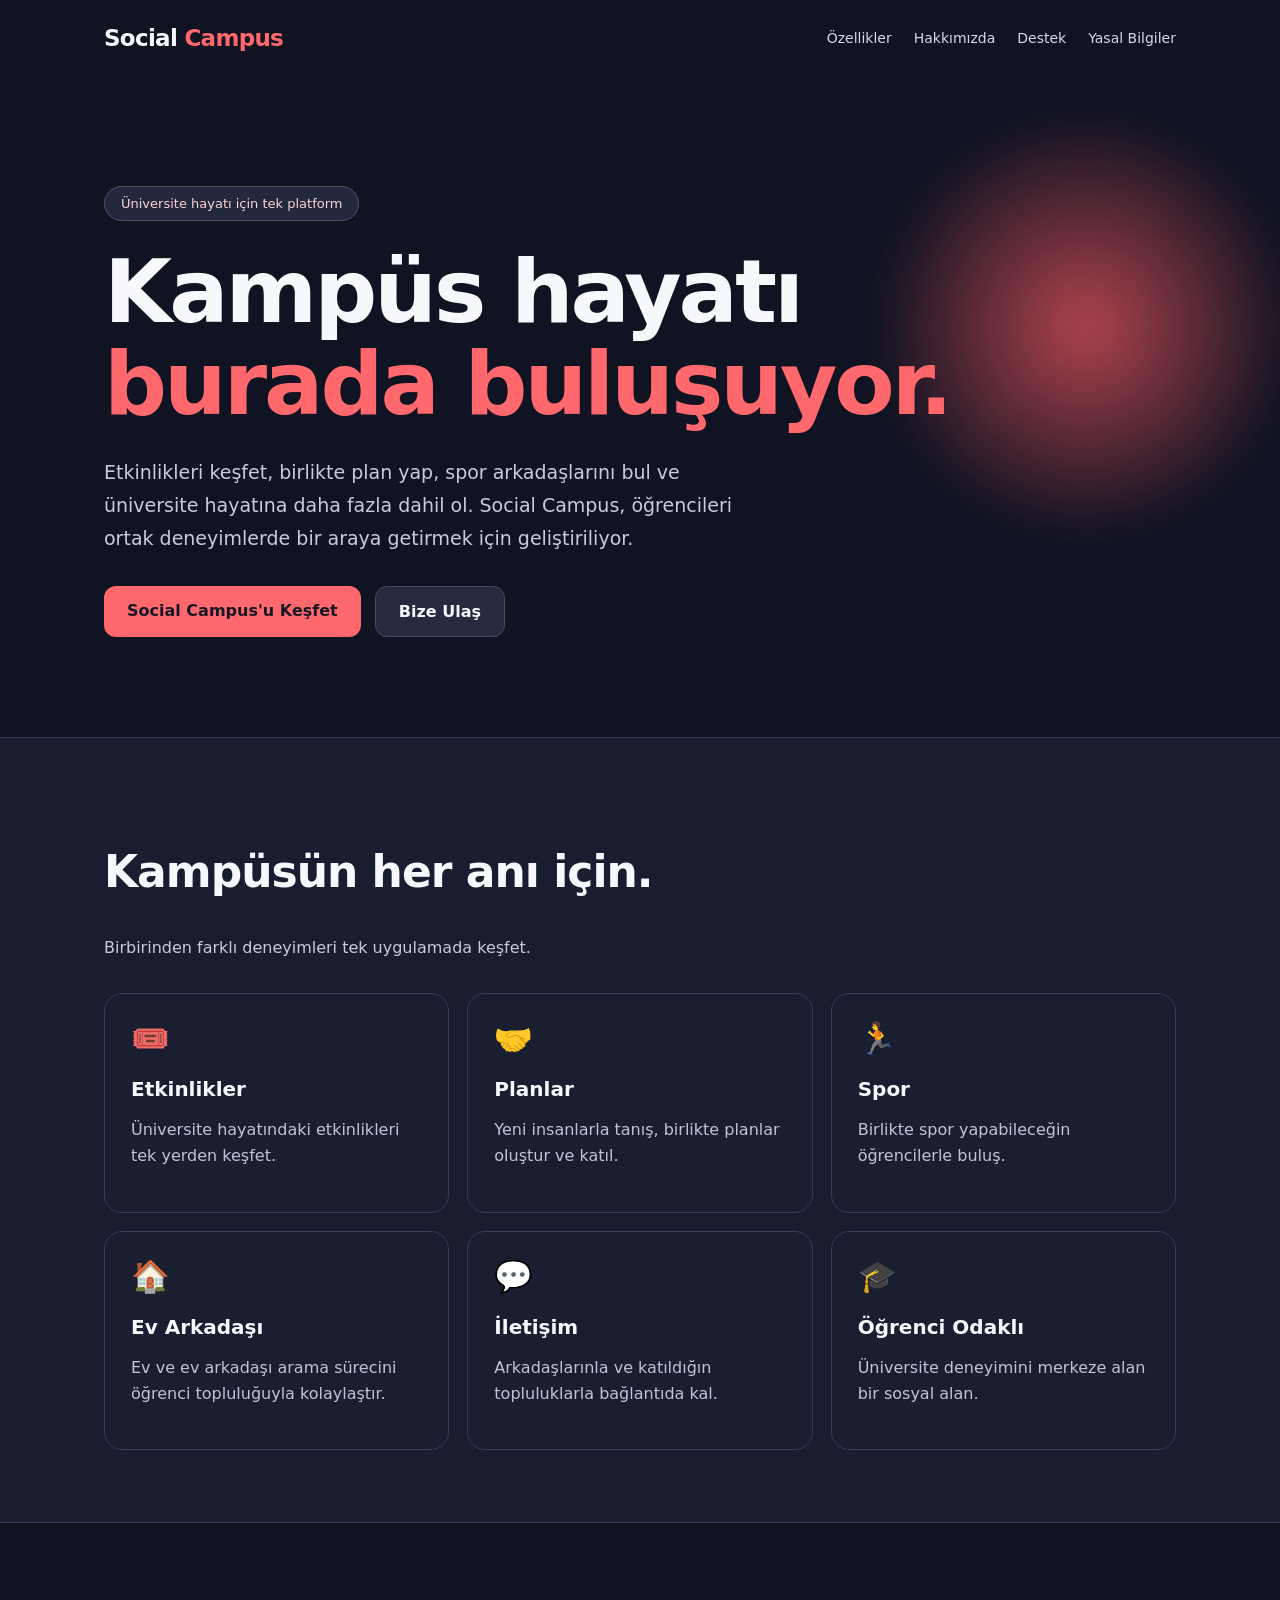
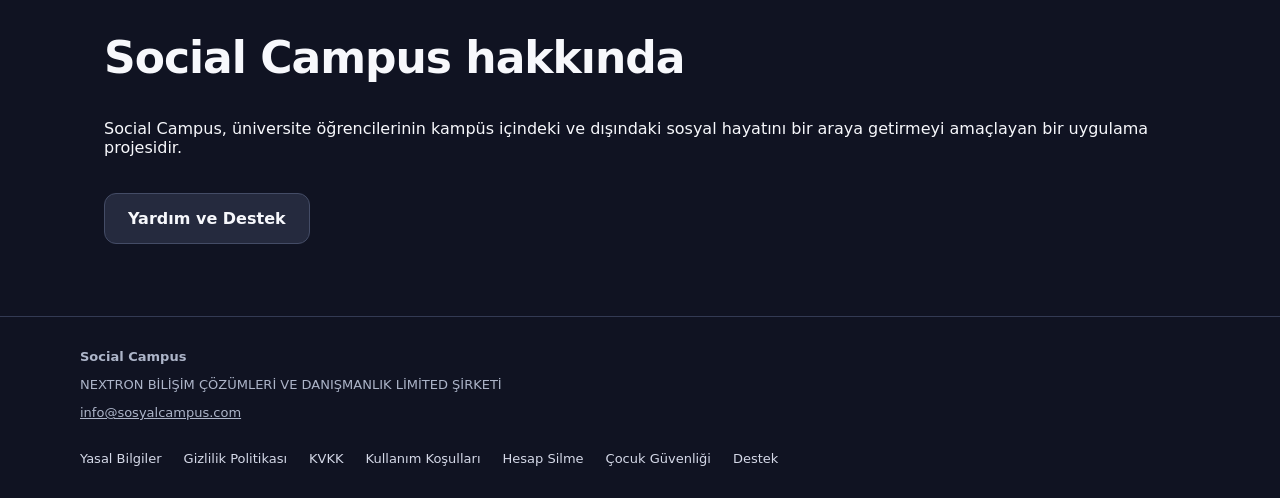
<file: index.html>
<!doctype html>
<html lang="tr"><head><meta charset="utf-8"><meta name="viewport" content="width=device-width,initial-scale=1"><meta name="theme-color" content="#141827"><meta name="description" content="Social Campus: Üniversite hayatını bir araya getiren etkinlik, plan, spor ve arkadaşlık platformu."><title>Social Campus | Kampüs hayatı burada buluşuyor</title>
<style>
:root{font-family:Inter,system-ui,-apple-system,"Segoe UI",sans-serif;color:#f7f8fc;background:#101322}*{box-sizing:border-box}body{margin:0}a{color:inherit}header{max-width:1120px;margin:auto;display:flex;justify-content:space-between;align-items:center;gap:20px;padding:25px 24px}header strong{font-size:23px;letter-spacing:-.7px}nav{display:flex;gap:22px;flex-wrap:wrap}nav a{text-decoration:none;color:#d5d9e8;font-size:14px}main{overflow:hidden}.hero{max-width:1120px;margin:0 auto;padding:110px 24px 100px;position:relative}.hero:before{content:"";position:absolute;width:430px;height:430px;right:-100px;top:35px;background:radial-gradient(circle,#ff5d61aa,transparent 70%);filter:blur(16px);pointer-events:none}.eyebrow{display:inline-block;border:1px solid #4b5269;background:#22283d;border-radius:30px;padding:9px 16px;font-size:13px;color:#ffd3d2}.hero h1{font-size:clamp(46px,8vw,88px);max-width:850px;line-height:1.05;letter-spacing:-3px;margin:25px 0}.accent{color:#ff696d}.hero p{font-size:19px;max-width:650px;line-height:1.75;color:#c7ccdd}.actions{display:flex;flex-wrap:wrap;gap:14px;margin-top:30px}.button{display:inline-flex;text-decoration:none;padding:15px 23px;border-radius:12px;font-weight:700;background:#ff696d;color:#171827}.button.secondary{background:#252a3e;color:#f7f8fc;border:1px solid #444c66}.section{padding:72px 24px;max-width:1120px;margin:auto}.section h2{font-size:clamp(30px,5vw,44px);letter-spacing:-1px}.section>p{color:#c7ccdd;max-width:650px;line-height:1.7}.grid{display:grid;grid-template-columns:repeat(3,1fr);gap:18px;margin-top:32px}.feature{border:1px solid #373d56;background:#1a1e31;border-radius:18px;padding:26px}.feature .symbol{font-size:31px}.feature h3{font-size:20px;margin-bottom:8px}.feature p{color:#bfc5d7;line-height:1.65}.strip{background:#191d30;border-top:1px solid #333a53;border-bottom:1px solid #333a53}.contact{display:flex;align-items:center;justify-content:space-between;gap:20px;flex-wrap:wrap}footer{border-top:1px solid #333a53;padding:32px 24px;color:#adb5c9;font-size:13px}.foot{max-width:1120px;margin:auto;display:flex;justify-content:space-between;gap:18px;flex-wrap:wrap}.foot nav a{font-size:13px}@media(max-width:720px){.hero{padding-top:70px;padding-bottom:65px}.hero h1{letter-spacing:-1.5px}.grid{grid-template-columns:1fr}.section{padding-top:50px;padding-bottom:50px}header{align-items:flex-start;flex-direction:column}}
</style></head>
<body><header><strong>Social <span class="accent">Campus</span></strong><nav aria-label="Ana menü"><a href="#ozellikler">Özellikler</a><a href="#hakkimizda">Hakkımızda</a><a href="support.html">Destek</a><a href="legal.html">Yasal Bilgiler</a></nav></header>
<main><section class="hero"><span class="eyebrow">Üniversite hayatı için tek platform</span><h1>Kampüs hayatı <span class="accent">burada buluşuyor.</span></h1><p>Etkinlikleri keşfet, birlikte plan yap, spor arkadaşlarını bul ve üniversite hayatına daha fazla dahil ol. Social Campus, öğrencileri ortak deneyimlerde bir araya getirmek için geliştiriliyor.</p><div class="actions"><a class="button" href="#ozellikler">Social Campus'u Keşfet</a><a class="button secondary" href="mailto:info@sosyalcampus.com?subject=Social%20Campus%20Bilgi%20Talebi">Bize Ulaş</a></div></section>
<div class="strip"><section class="section" id="ozellikler"><h2>Kampüsün her anı için.</h2><p>Birbirinden farklı deneyimleri tek uygulamada keşfet.</p><div class="grid"><article class="feature"><div class="symbol">🎟️</div><h3>Etkinlikler</h3><p>Üniversite hayatındaki etkinlikleri tek yerden keşfet.</p></article><article class="feature"><div class="symbol">🤝</div><h3>Planlar</h3><p>Yeni insanlarla tanış, birlikte planlar oluştur ve katıl.</p></article><article class="feature"><div class="symbol">🏃</div><h3>Spor</h3><p>Birlikte spor yapabileceğin öğrencilerle buluş.</p></article><article class="feature"><div class="symbol">🏠</div><h3>Ev Arkadaşı</h3><p>Ev ve ev arkadaşı arama sürecini öğrenci topluluğuyla kolaylaştır.</p></article><article class="feature"><div class="symbol">💬</div><h3>İletişim</h3><p>Arkadaşlarınla ve katıldığın topluluklarla bağlantıda kal.</p></article><article class="feature"><div class="symbol">🎓</div><h3>Öğrenci Odaklı</h3><p>Üniversite deneyimini merkeze alan bir sosyal alan.</p></article></div></section></div>
<section class="section contact" id="hakkimizda"><div><h2>Social Campus hakkında</h2><p>Social Campus, üniversite öğrencilerinin kampüs içindeki ve dışındaki sosyal hayatını bir araya getirmeyi amaçlayan bir uygulama projesidir.</p></div><a class="button secondary" href="support.html">Yardım ve Destek</a></section></main>
<footer><div class="foot"><div><strong>Social Campus</strong><p>NEXTRON BİLİŞİM ÇÖZÜMLERİ VE DANIŞMANLIK LİMİTED ŞİRKETİ</p><p><a href="mailto:info@sosyalcampus.com">info@sosyalcampus.com</a></p></div><nav aria-label="Yasal bağlantılar"><a href="legal.html">Yasal Bilgiler</a><a href="privacy.html">Gizlilik Politikası</a><a href="kvkk.html">KVKK</a><a href="terms.html">Kullanım Koşulları</a><a href="account-deletion.html">Hesap Silme</a><a href="child-safety.html">Çocuk Güvenliği</a><a href="support.html">Destek</a></nav></div></footer></body></html>
</file>
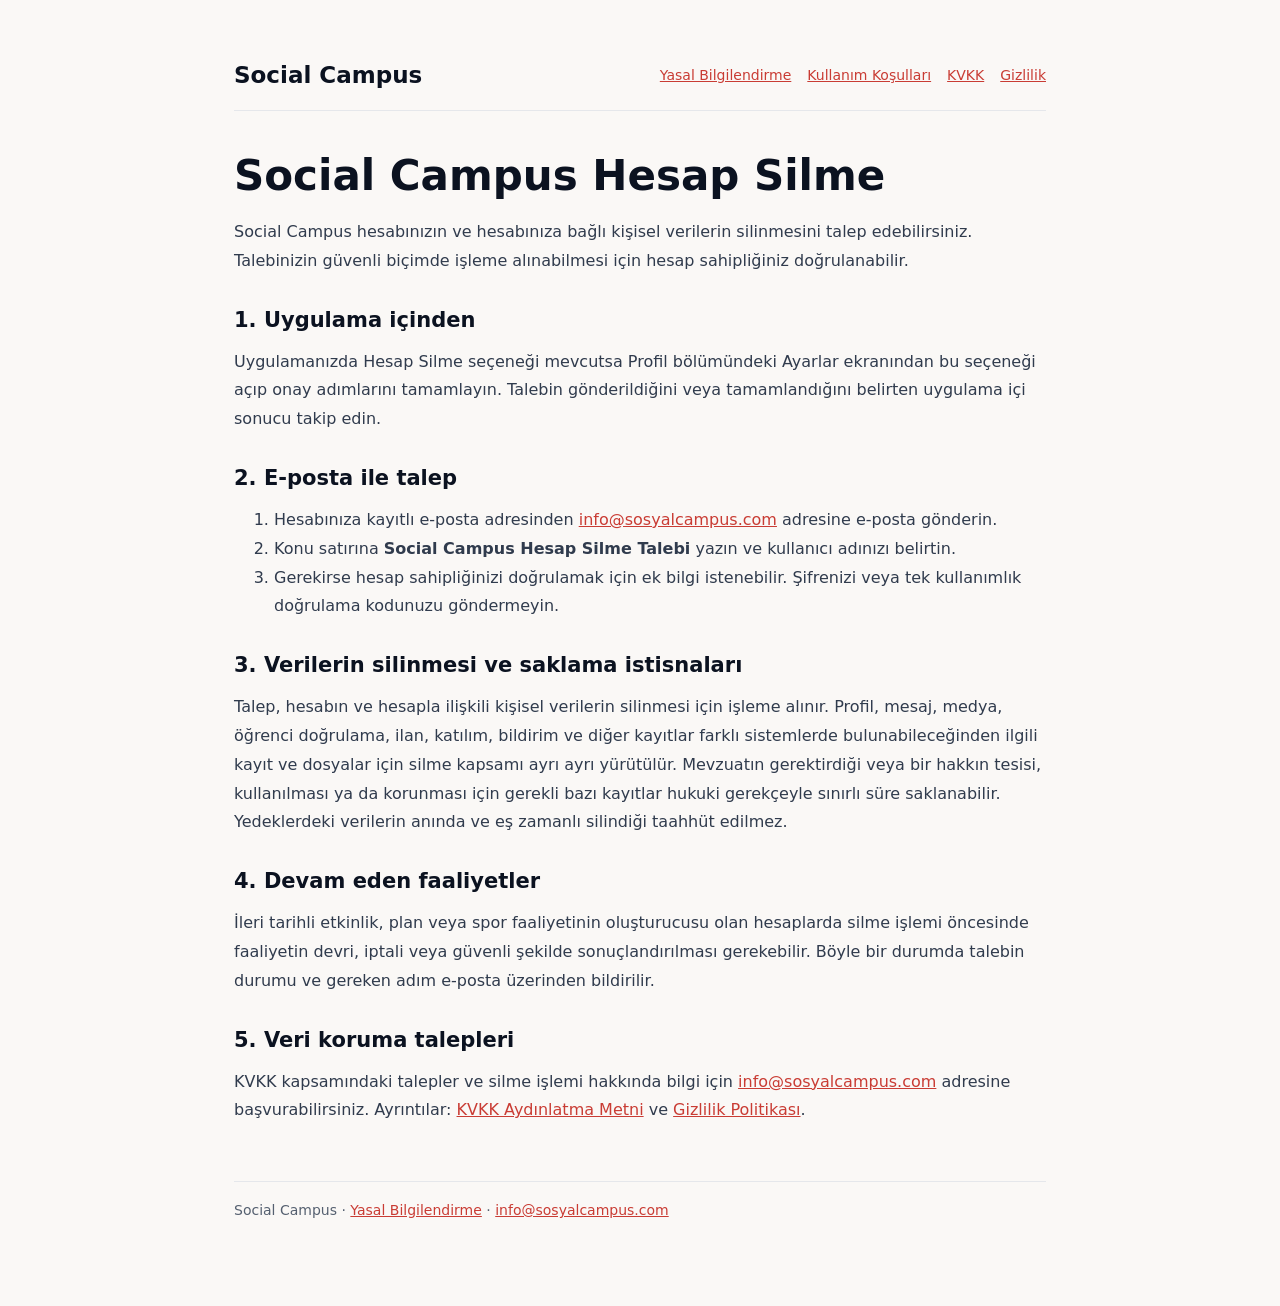
<file: account-deletion.html>
<!doctype html>
<html lang="tr"><head><meta charset="utf-8"><meta name="viewport" content="width=device-width, initial-scale=1"><meta name="description" content="Social Campus hesabınızı ve kişisel verilerinizi silme talebi"><title>Hesap Silme | Social Campus</title><link rel="stylesheet" href="style.css"></head>
<body><main><header><strong>Social Campus</strong><nav><a href="index.html">Yasal Bilgilendirme</a><a href="terms.html">Kullanım Koşulları</a><a href="kvkk.html">KVKK</a><a href="privacy.html">Gizlilik</a></nav></header>
<h1>Social Campus Hesap Silme</h1><p>Social Campus hesabınızın ve hesabınıza bağlı kişisel verilerin silinmesini talep edebilirsiniz. Talebinizin güvenli biçimde işleme alınabilmesi için hesap sahipliğiniz doğrulanabilir.</p>
<h2>1. Uygulama içinden</h2><p>Uygulamanızda Hesap Silme seçeneği mevcutsa Profil bölümündeki Ayarlar ekranından bu seçeneği açıp onay adımlarını tamamlayın. Talebin gönderildiğini veya tamamlandığını belirten uygulama içi sonucu takip edin.</p>
<h2>2. E-posta ile talep</h2><ol><li>Hesabınıza kayıtlı e-posta adresinden <a href="mailto:info@sosyalcampus.com?subject=Social%20Campus%20Hesap%20Silme%20Talebi">info@sosyalcampus.com</a> adresine e-posta gönderin.</li><li>Konu satırına <strong>Social Campus Hesap Silme Talebi</strong> yazın ve kullanıcı adınızı belirtin.</li><li>Gerekirse hesap sahipliğinizi doğrulamak için ek bilgi istenebilir. Şifrenizi veya tek kullanımlık doğrulama kodunuzu göndermeyin.</li></ol>
<h2>3. Verilerin silinmesi ve saklama istisnaları</h2><p>Talep, hesabın ve hesapla ilişkili kişisel verilerin silinmesi için işleme alınır. Profil, mesaj, medya, öğrenci doğrulama, ilan, katılım, bildirim ve diğer kayıtlar farklı sistemlerde bulunabileceğinden ilgili kayıt ve dosyalar için silme kapsamı ayrı ayrı yürütülür. Mevzuatın gerektirdiği veya bir hakkın tesisi, kullanılması ya da korunması için gerekli bazı kayıtlar hukuki gerekçeyle sınırlı süre saklanabilir. Yedeklerdeki verilerin anında ve eş zamanlı silindiği taahhüt edilmez.</p>
<h2>4. Devam eden faaliyetler</h2><p>İleri tarihli etkinlik, plan veya spor faaliyetinin oluşturucusu olan hesaplarda silme işlemi öncesinde faaliyetin devri, iptali veya güvenli şekilde sonuçlandırılması gerekebilir. Böyle bir durumda talebin durumu ve gereken adım e-posta üzerinden bildirilir.</p>
<h2>5. Veri koruma talepleri</h2><p>KVKK kapsamındaki talepler ve silme işlemi hakkında bilgi için <a href="mailto:info@sosyalcampus.com?subject=Social%20Campus%20Veri%20Silme%20Bilgi%20Talebi">info@sosyalcampus.com</a> adresine başvurabilirsiniz. Ayrıntılar: <a href="kvkk.html">KVKK Aydınlatma Metni</a> ve <a href="privacy.html">Gizlilik Politikası</a>.</p>
<footer>Social Campus · <a href="index.html">Yasal Bilgilendirme</a> · <a href="mailto:info@sosyalcampus.com">info@sosyalcampus.com</a></footer></main></body></html>
</file>
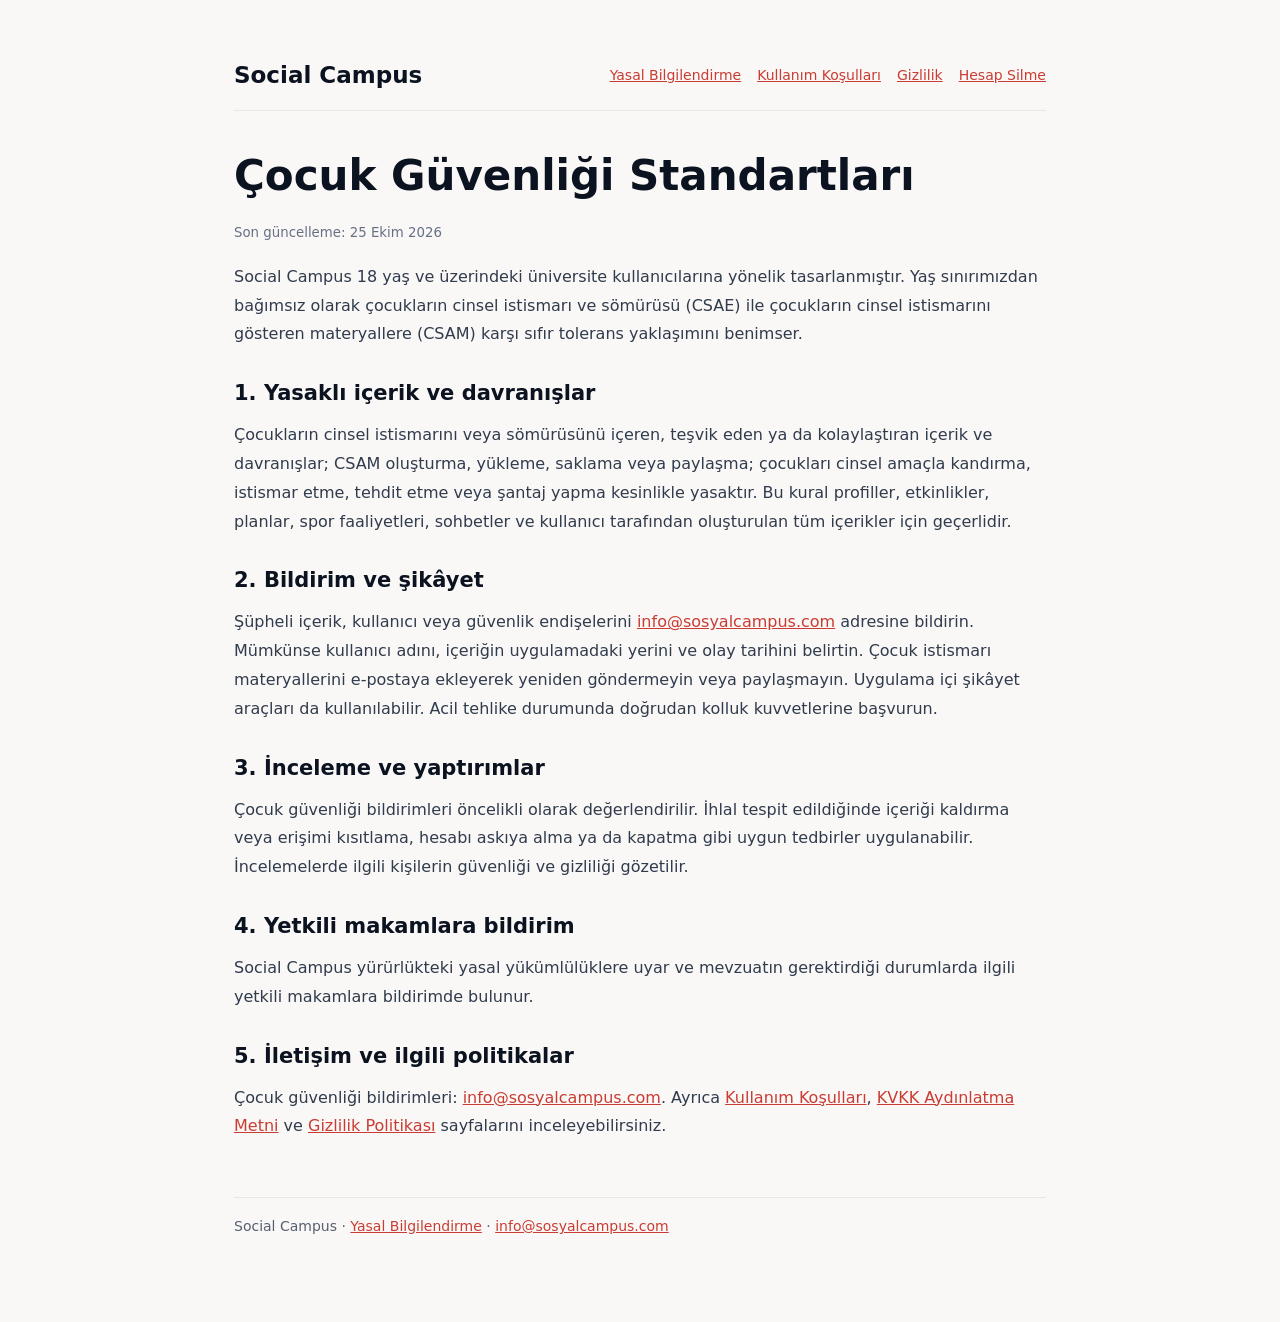
<file: child-safety.html>
<!doctype html>
<html lang="tr"><head><meta charset="utf-8"><meta name="viewport" content="width=device-width, initial-scale=1"><meta name="description" content="Social Campus çocuk güvenliği standartları ve bildirim kanalları"><title>Çocuk Güvenliği Standartları | Social Campus</title><link rel="stylesheet" href="style.css"></head>
<body><main><header><strong>Social Campus</strong><nav><a href="index.html">Yasal Bilgilendirme</a><a href="terms.html">Kullanım Koşulları</a><a href="privacy.html">Gizlilik</a><a href="account-deletion.html">Hesap Silme</a></nav></header>
<h1>Çocuk Güvenliği Standartları</h1><p><small>Son güncelleme: 25 Ekim 2026</small></p>
<p>Social Campus 18 yaş ve üzerindeki üniversite kullanıcılarına yönelik tasarlanmıştır. Yaş sınırımızdan bağımsız olarak çocukların cinsel istismarı ve sömürüsü (CSAE) ile çocukların cinsel istismarını gösteren materyallere (CSAM) karşı sıfır tolerans yaklaşımını benimser.</p>
<h2>1. Yasaklı içerik ve davranışlar</h2><p>Çocukların cinsel istismarını veya sömürüsünü içeren, teşvik eden ya da kolaylaştıran içerik ve davranışlar; CSAM oluşturma, yükleme, saklama veya paylaşma; çocukları cinsel amaçla kandırma, istismar etme, tehdit etme veya şantaj yapma kesinlikle yasaktır. Bu kural profiller, etkinlikler, planlar, spor faaliyetleri, sohbetler ve kullanıcı tarafından oluşturulan tüm içerikler için geçerlidir.</p>
<h2>2. Bildirim ve şikâyet</h2><p>Şüpheli içerik, kullanıcı veya güvenlik endişelerini <a href="mailto:info@sosyalcampus.com?subject=Cocuk%20Guvenligi%20Bildirimi">info@sosyalcampus.com</a> adresine bildirin. Mümkünse kullanıcı adını, içeriğin uygulamadaki yerini ve olay tarihini belirtin. Çocuk istismarı materyallerini e-postaya ekleyerek yeniden göndermeyin veya paylaşmayın. Uygulama içi şikâyet araçları da kullanılabilir. Acil tehlike durumunda doğrudan kolluk kuvvetlerine başvurun.</p>
<h2>3. İnceleme ve yaptırımlar</h2><p>Çocuk güvenliği bildirimleri öncelikli olarak değerlendirilir. İhlal tespit edildiğinde içeriği kaldırma veya erişimi kısıtlama, hesabı askıya alma ya da kapatma gibi uygun tedbirler uygulanabilir. İncelemelerde ilgili kişilerin güvenliği ve gizliliği gözetilir.</p>
<h2>4. Yetkili makamlara bildirim</h2><p>Social Campus yürürlükteki yasal yükümlülüklere uyar ve mevzuatın gerektirdiği durumlarda ilgili yetkili makamlara bildirimde bulunur.</p>
<h2>5. İletişim ve ilgili politikalar</h2><p>Çocuk güvenliği bildirimleri: <a href="mailto:info@sosyalcampus.com">info@sosyalcampus.com</a>. Ayrıca <a href="terms.html">Kullanım Koşulları</a>, <a href="kvkk.html">KVKK Aydınlatma Metni</a> ve <a href="privacy.html">Gizlilik Politikası</a> sayfalarını inceleyebilirsiniz.</p>
<footer>Social Campus · <a href="index.html">Yasal Bilgilendirme</a> · <a href="mailto:info@sosyalcampus.com">info@sosyalcampus.com</a></footer></main></body></html>
</file>
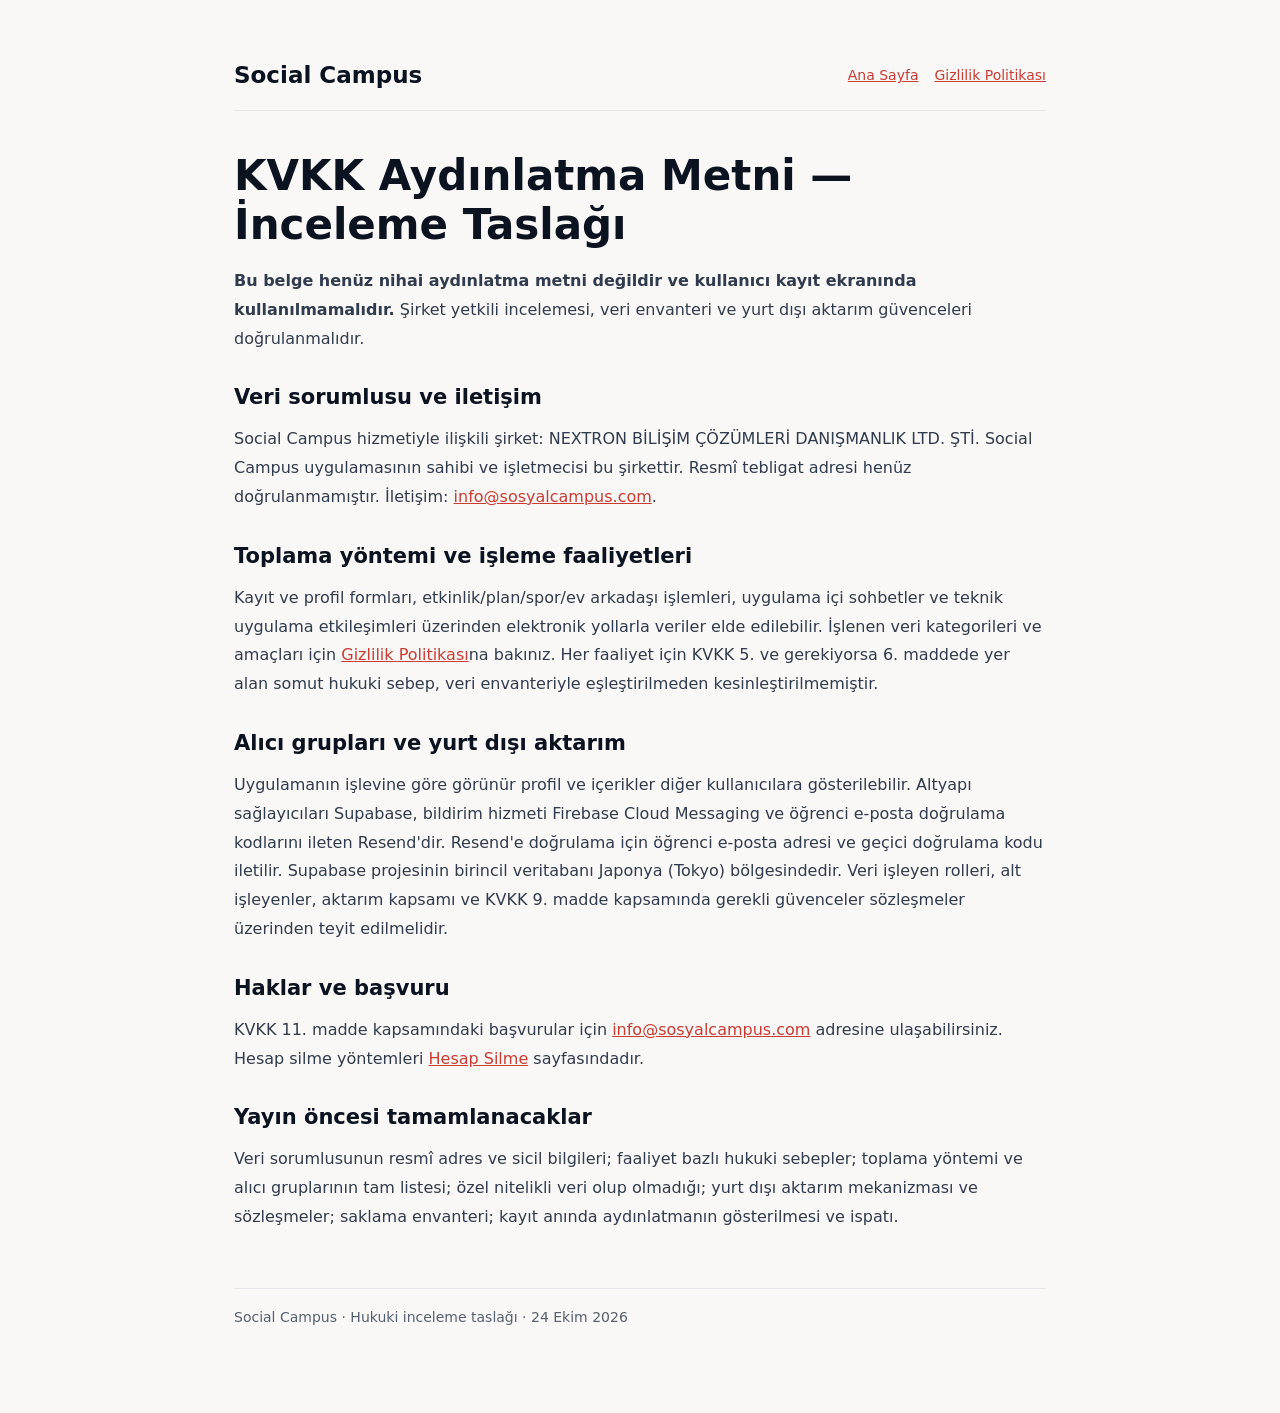
<file: kvkk-draft.html>
<!doctype html><html lang="tr"><head><meta charset="utf-8"><meta name="viewport" content="width=device-width,initial-scale=1"><title>Social Campus | KVKK Aydınlatma Metni Taslağı</title><link rel="stylesheet" href="style.css"></head><body><main><header><strong>Social Campus</strong><nav><a href="index.html">Ana Sayfa</a><a href="privacy.html">Gizlilik Politikası</a></nav></header><h1>KVKK Aydınlatma Metni — İnceleme Taslağı</h1><p><strong>Bu belge henüz nihai aydınlatma metni değildir ve kullanıcı kayıt ekranında kullanılmamalıdır.</strong> Şirket yetkili incelemesi, veri envanteri ve yurt dışı aktarım güvenceleri doğrulanmalıdır.</p><h2>Veri sorumlusu ve iletişim</h2><p>Social Campus hizmetiyle ilişkili şirket: NEXTRON BİLİŞİM ÇÖZÜMLERİ DANIŞMANLIK LTD. ŞTİ. Social Campus uygulamasının sahibi ve işletmecisi bu şirkettir. Resmî tebligat adresi henüz doğrulanmamıştır. İletişim: <a href="mailto:info@sosyalcampus.com">info@sosyalcampus.com</a>.</p><h2>Toplama yöntemi ve işleme faaliyetleri</h2><p>Kayıt ve profil formları, etkinlik/plan/spor/ev arkadaşı işlemleri, uygulama içi sohbetler ve teknik uygulama etkileşimleri üzerinden elektronik yollarla veriler elde edilebilir. İşlenen veri kategorileri ve amaçları için <a href="privacy.html">Gizlilik Politikası</a>na bakınız. Her faaliyet için KVKK 5. ve gerekiyorsa 6. maddede yer alan somut hukuki sebep, veri envanteriyle eşleştirilmeden kesinleştirilmemiştir.</p><h2>Alıcı grupları ve yurt dışı aktarım</h2><p>Uygulamanın işlevine göre görünür profil ve içerikler diğer kullanıcılara gösterilebilir. Altyapı sağlayıcıları Supabase, bildirim hizmeti Firebase Cloud Messaging ve öğrenci e-posta doğrulama kodlarını ileten Resend'dir. Resend'e doğrulama için öğrenci e-posta adresi ve geçici doğrulama kodu iletilir. Supabase projesinin birincil veritabanı Japonya (Tokyo) bölgesindedir. Veri işleyen rolleri, alt işleyenler, aktarım kapsamı ve KVKK 9. madde kapsamında gerekli güvenceler sözleşmeler üzerinden teyit edilmelidir.</p><h2>Haklar ve başvuru</h2><p>KVKK 11. madde kapsamındaki başvurular için <a href="mailto:info@sosyalcampus.com">info@sosyalcampus.com</a> adresine ulaşabilirsiniz. Hesap silme yöntemleri <a href="account-deletion.html">Hesap Silme</a> sayfasındadır.</p><h2>Yayın öncesi tamamlanacaklar</h2><p>Veri sorumlusunun resmî adres ve sicil bilgileri; faaliyet bazlı hukuki sebepler; toplama yöntemi ve alıcı gruplarının tam listesi; özel nitelikli veri olup olmadığı; yurt dışı aktarım mekanizması ve sözleşmeler; saklama envanteri; kayıt anında aydınlatmanın gösterilmesi ve ispatı.</p><footer>Social Campus · Hukuki inceleme taslağı · 24 Ekim 2026</footer></main></body></html>
</file>
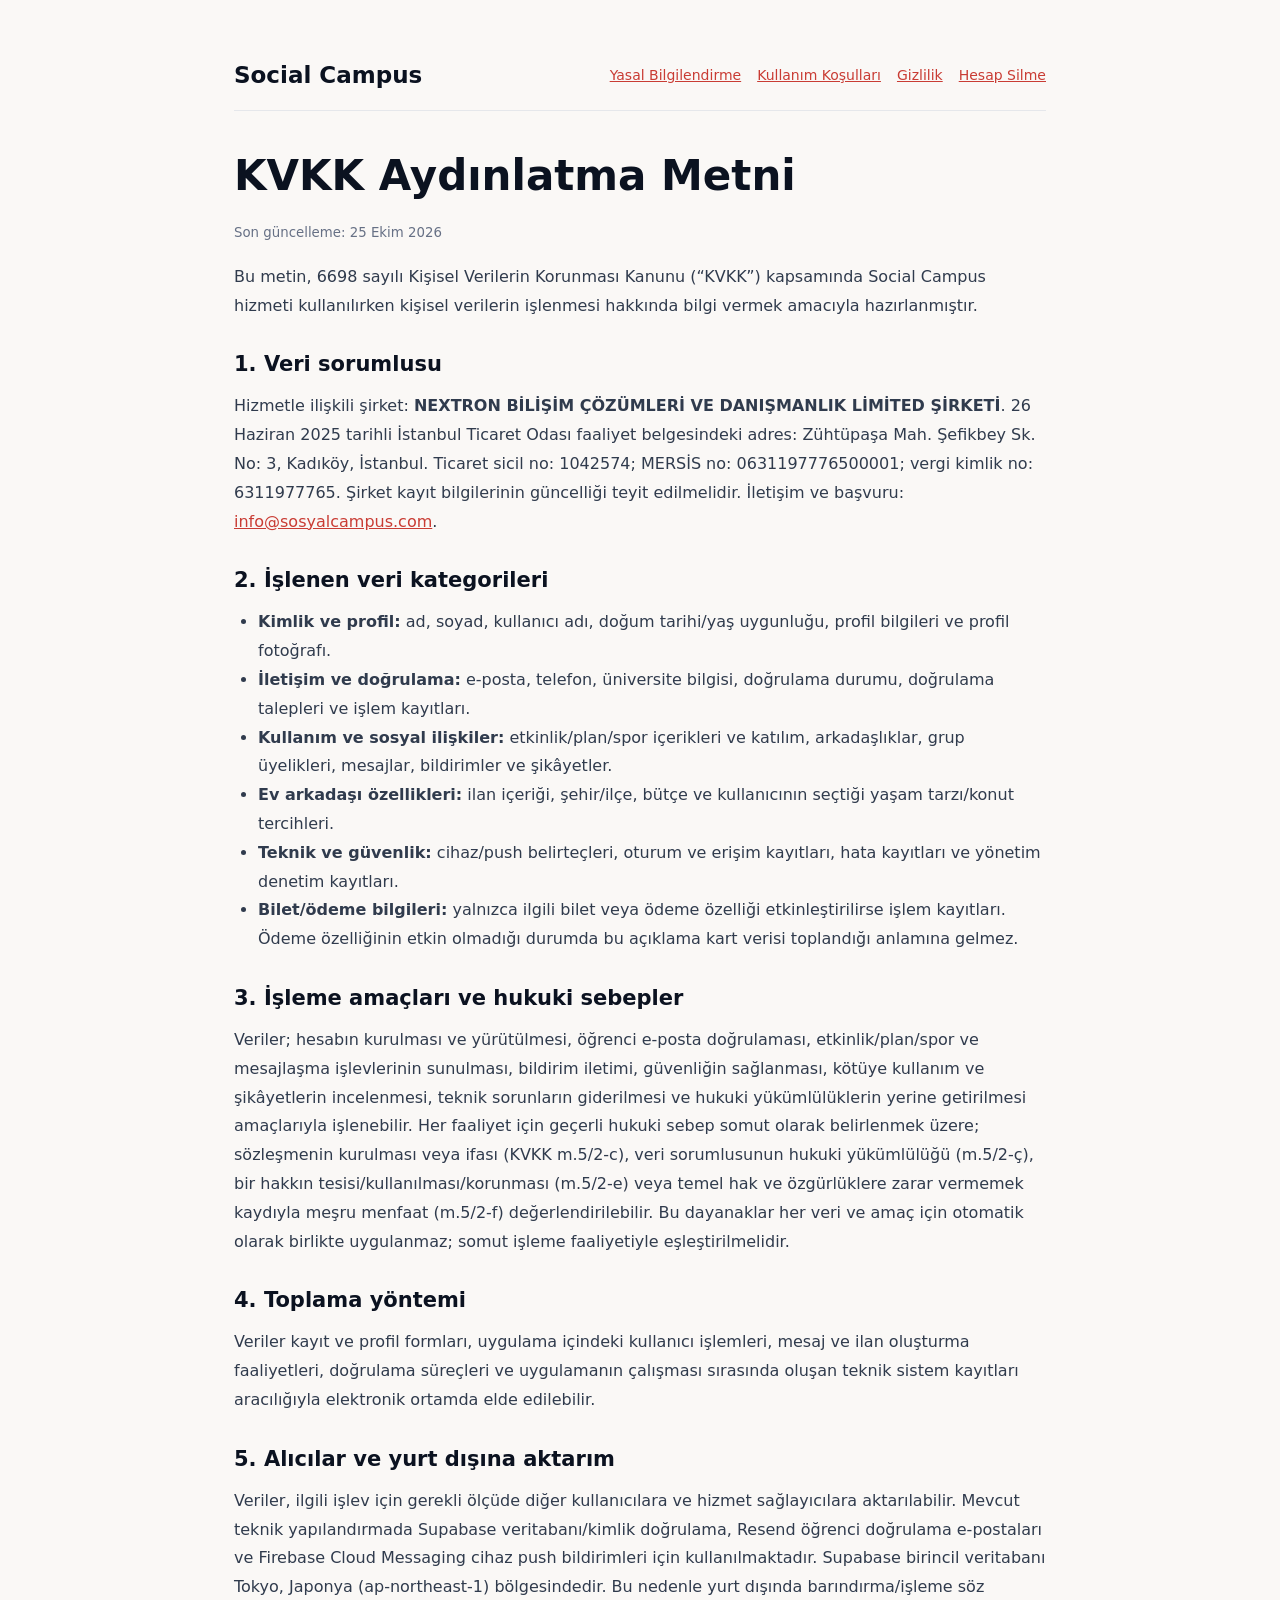
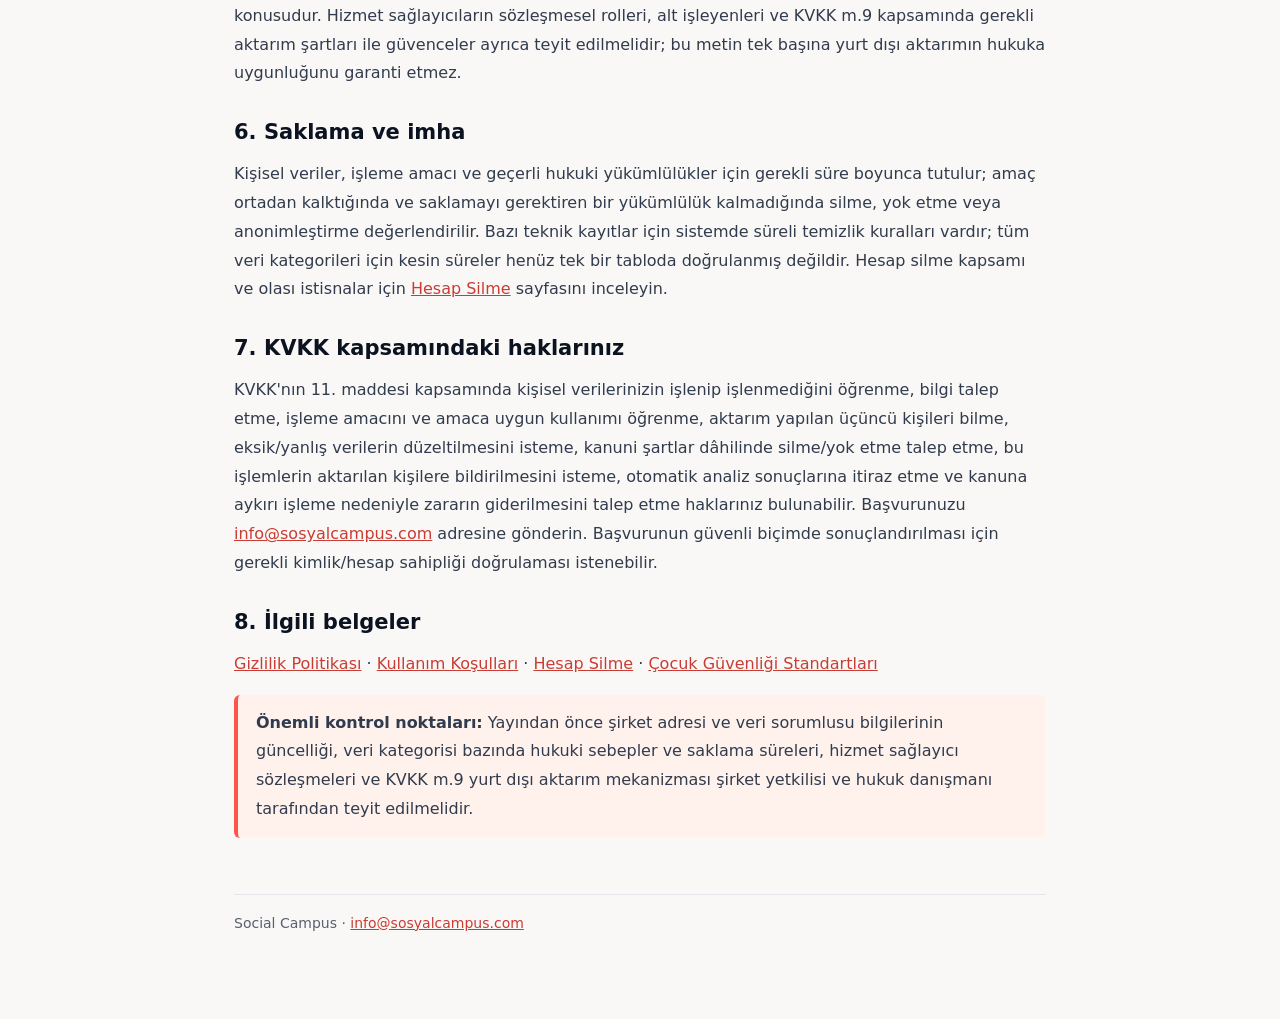
<file: kvkk.html>
<!doctype html>
<html lang="tr"><head><meta charset="utf-8"><meta name="viewport" content="width=device-width, initial-scale=1"><meta name="description" content="Social Campus KVKK Aydınlatma Metni"><title>KVKK Aydınlatma Metni | Social Campus</title><link rel="stylesheet" href="style.css"></head>
<body><main><header><strong>Social Campus</strong><nav><a href="index.html">Yasal Bilgilendirme</a><a href="terms.html">Kullanım Koşulları</a><a href="privacy.html">Gizlilik</a><a href="account-deletion.html">Hesap Silme</a></nav></header>
<h1>KVKK Aydınlatma Metni</h1><p><small>Son güncelleme: 25 Ekim 2026</small></p>
<p>Bu metin, 6698 sayılı Kişisel Verilerin Korunması Kanunu (“KVKK”) kapsamında Social Campus hizmeti kullanılırken kişisel verilerin işlenmesi hakkında bilgi vermek amacıyla hazırlanmıştır.</p>
<h2>1. Veri sorumlusu</h2><p>Hizmetle ilişkili şirket: <strong>NEXTRON BİLİŞİM ÇÖZÜMLERİ VE DANIŞMANLIK LİMİTED ŞİRKETİ</strong>. 26 Haziran 2025 tarihli İstanbul Ticaret Odası faaliyet belgesindeki adres: Zühtüpaşa Mah. Şefikbey Sk. No: 3, Kadıköy, İstanbul. Ticaret sicil no: 1042574; MERSİS no: 0631197776500001; vergi kimlik no: 6311977765. Şirket kayıt bilgilerinin güncelliği teyit edilmelidir. İletişim ve başvuru: <a href="mailto:info@sosyalcampus.com">info@sosyalcampus.com</a>.</p>
<h2>2. İşlenen veri kategorileri</h2><ul>
<li><strong>Kimlik ve profil:</strong> ad, soyad, kullanıcı adı, doğum tarihi/yaş uygunluğu, profil bilgileri ve profil fotoğrafı.</li>
<li><strong>İletişim ve doğrulama:</strong> e-posta, telefon, üniversite bilgisi, doğrulama durumu, doğrulama talepleri ve işlem kayıtları.</li>
<li><strong>Kullanım ve sosyal ilişkiler:</strong> etkinlik/plan/spor içerikleri ve katılım, arkadaşlıklar, grup üyelikleri, mesajlar, bildirimler ve şikâyetler.</li>
<li><strong>Ev arkadaşı özellikleri:</strong> ilan içeriği, şehir/ilçe, bütçe ve kullanıcının seçtiği yaşam tarzı/konut tercihleri.</li>
<li><strong>Teknik ve güvenlik:</strong> cihaz/push belirteçleri, oturum ve erişim kayıtları, hata kayıtları ve yönetim denetim kayıtları.</li>
<li><strong>Bilet/ödeme bilgileri:</strong> yalnızca ilgili bilet veya ödeme özelliği etkinleştirilirse işlem kayıtları. Ödeme özelliğinin etkin olmadığı durumda bu açıklama kart verisi toplandığı anlamına gelmez.</li>
</ul>
<h2>3. İşleme amaçları ve hukuki sebepler</h2><p>Veriler; hesabın kurulması ve yürütülmesi, öğrenci e-posta doğrulaması, etkinlik/plan/spor ve mesajlaşma işlevlerinin sunulması, bildirim iletimi, güvenliğin sağlanması, kötüye kullanım ve şikâyetlerin incelenmesi, teknik sorunların giderilmesi ve hukuki yükümlülüklerin yerine getirilmesi amaçlarıyla işlenebilir. Her faaliyet için geçerli hukuki sebep somut olarak belirlenmek üzere; sözleşmenin kurulması veya ifası (KVKK m.5/2-c), veri sorumlusunun hukuki yükümlülüğü (m.5/2-ç), bir hakkın tesisi/kullanılması/korunması (m.5/2-e) veya temel hak ve özgürlüklere zarar vermemek kaydıyla meşru menfaat (m.5/2-f) değerlendirilebilir. Bu dayanaklar her veri ve amaç için otomatik olarak birlikte uygulanmaz; somut işleme faaliyetiyle eşleştirilmelidir.</p>
<h2>4. Toplama yöntemi</h2><p>Veriler kayıt ve profil formları, uygulama içindeki kullanıcı işlemleri, mesaj ve ilan oluşturma faaliyetleri, doğrulama süreçleri ve uygulamanın çalışması sırasında oluşan teknik sistem kayıtları aracılığıyla elektronik ortamda elde edilebilir.</p>
<h2>5. Alıcılar ve yurt dışına aktarım</h2><p>Veriler, ilgili işlev için gerekli ölçüde diğer kullanıcılara ve hizmet sağlayıcılara aktarılabilir. Mevcut teknik yapılandırmada Supabase veritabanı/kimlik doğrulama, Resend öğrenci doğrulama e-postaları ve Firebase Cloud Messaging cihaz push bildirimleri için kullanılmaktadır. Supabase birincil veritabanı Tokyo, Japonya (ap-northeast-1) bölgesindedir. Bu nedenle yurt dışında barındırma/işleme söz konusudur. Hizmet sağlayıcıların sözleşmesel rolleri, alt işleyenleri ve KVKK m.9 kapsamında gerekli aktarım şartları ile güvenceler ayrıca teyit edilmelidir; bu metin tek başına yurt dışı aktarımın hukuka uygunluğunu garanti etmez.</p>
<h2>6. Saklama ve imha</h2><p>Kişisel veriler, işleme amacı ve geçerli hukuki yükümlülükler için gerekli süre boyunca tutulur; amaç ortadan kalktığında ve saklamayı gerektiren bir yükümlülük kalmadığında silme, yok etme veya anonimleştirme değerlendirilir. Bazı teknik kayıtlar için sistemde süreli temizlik kuralları vardır; tüm veri kategorileri için kesin süreler henüz tek bir tabloda doğrulanmış değildir. Hesap silme kapsamı ve olası istisnalar için <a href="account-deletion.html">Hesap Silme</a> sayfasını inceleyin.</p>
<h2>7. KVKK kapsamındaki haklarınız</h2><p>KVKK'nın 11. maddesi kapsamında kişisel verilerinizin işlenip işlenmediğini öğrenme, bilgi talep etme, işleme amacını ve amaca uygun kullanımı öğrenme, aktarım yapılan üçüncü kişileri bilme, eksik/yanlış verilerin düzeltilmesini isteme, kanuni şartlar dâhilinde silme/yok etme talep etme, bu işlemlerin aktarılan kişilere bildirilmesini isteme, otomatik analiz sonuçlarına itiraz etme ve kanuna aykırı işleme nedeniyle zararın giderilmesini talep etme haklarınız bulunabilir. Başvurunuzu <a href="mailto:info@sosyalcampus.com">info@sosyalcampus.com</a> adresine gönderin. Başvurunun güvenli biçimde sonuçlandırılması için gerekli kimlik/hesap sahipliği doğrulaması istenebilir.</p>
<h2>8. İlgili belgeler</h2><p><a href="privacy.html">Gizlilik Politikası</a> · <a href="terms.html">Kullanım Koşulları</a> · <a href="account-deletion.html">Hesap Silme</a> · <a href="child-safety.html">Çocuk Güvenliği Standartları</a></p>
<p class="note"><strong>Önemli kontrol noktaları:</strong> Yayından önce şirket adresi ve veri sorumlusu bilgilerinin güncelliği, veri kategorisi bazında hukuki sebepler ve saklama süreleri, hizmet sağlayıcı sözleşmeleri ve KVKK m.9 yurt dışı aktarım mekanizması şirket yetkilisi ve hukuk danışmanı tarafından teyit edilmelidir.</p>
<footer>Social Campus · <a href="mailto:info@sosyalcampus.com">info@sosyalcampus.com</a></footer></main></body></html>
</file>
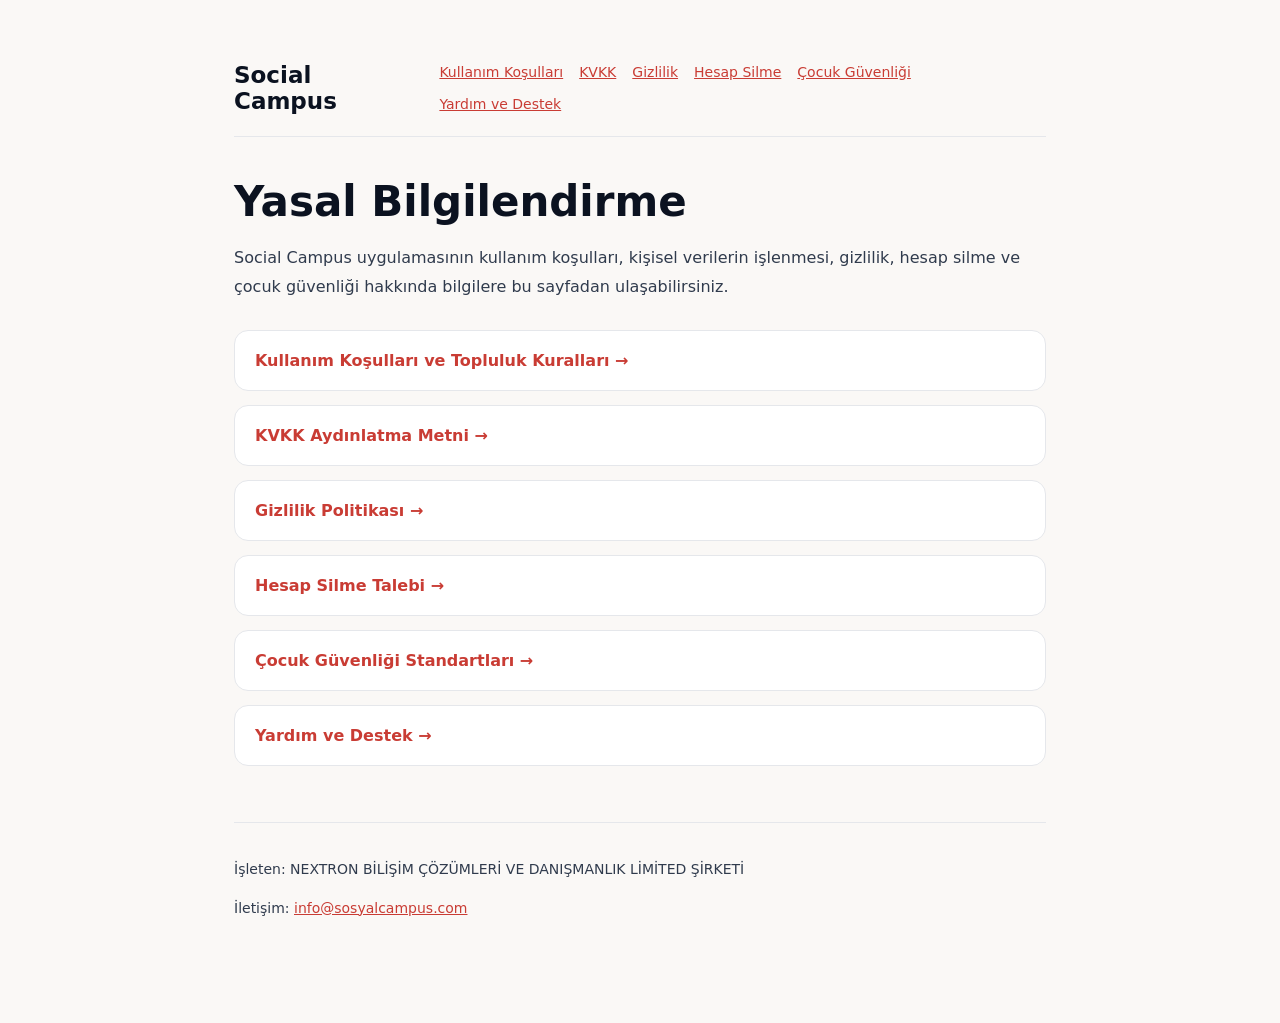
<file: legal.html>
<!doctype html>
<html lang="tr"><head><meta charset="utf-8"><meta name="viewport" content="width=device-width, initial-scale=1"><meta name="description" content="Social Campus kullanım koşulları, gizlilik, KVKK, hesap silme ve çocuk güvenliği bilgileri."><title>Social Campus | Yasal Bilgilendirme</title><link rel="stylesheet" href="style.css"></head>
<body><main><header><strong>Social Campus</strong><nav><a href="terms.html">Kullanım Koşulları</a><a href="kvkk.html">KVKK</a><a href="privacy.html">Gizlilik</a><a href="account-deletion.html">Hesap Silme</a><a href="child-safety.html">Çocuk Güvenliği</a><a href="support.html">Yardım ve Destek</a></nav></header>
<h1>Yasal Bilgilendirme</h1><p>Social Campus uygulamasının kullanım koşulları, kişisel verilerin işlenmesi, gizlilik, hesap silme ve çocuk güvenliği hakkında bilgilere bu sayfadan ulaşabilirsiniz.</p>
<div class="links"><a href="terms.html">Kullanım Koşulları ve Topluluk Kuralları →</a><a href="kvkk.html">KVKK Aydınlatma Metni →</a><a href="privacy.html">Gizlilik Politikası →</a><a href="account-deletion.html">Hesap Silme Talebi →</a><a href="child-safety.html">Çocuk Güvenliği Standartları →</a><a href="support.html">Yardım ve Destek →</a></div>
<footer><p>İşleten: NEXTRON BİLİŞİM ÇÖZÜMLERİ VE DANIŞMANLIK LİMİTED ŞİRKETİ</p><p>İletişim: <a href="mailto:info@sosyalcampus.com">info@sosyalcampus.com</a></p></footer></main></body></html>
</file>
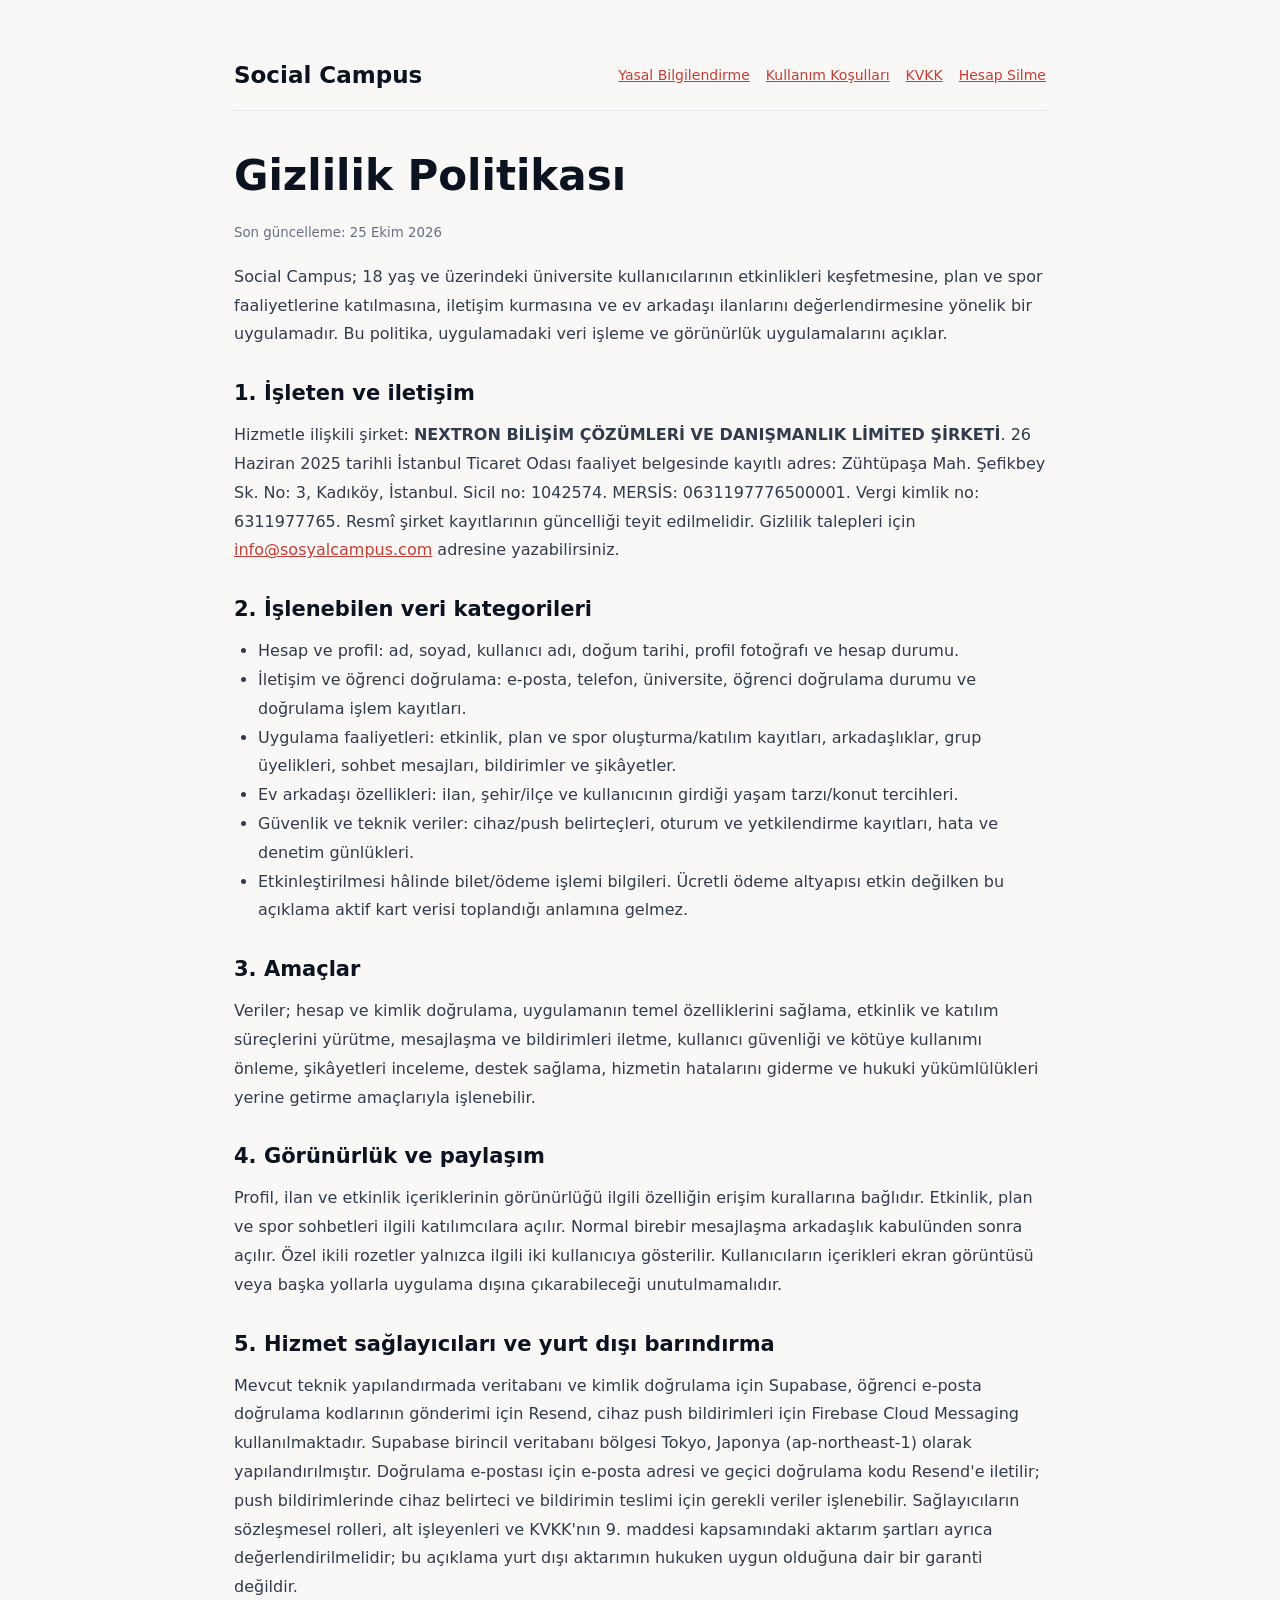
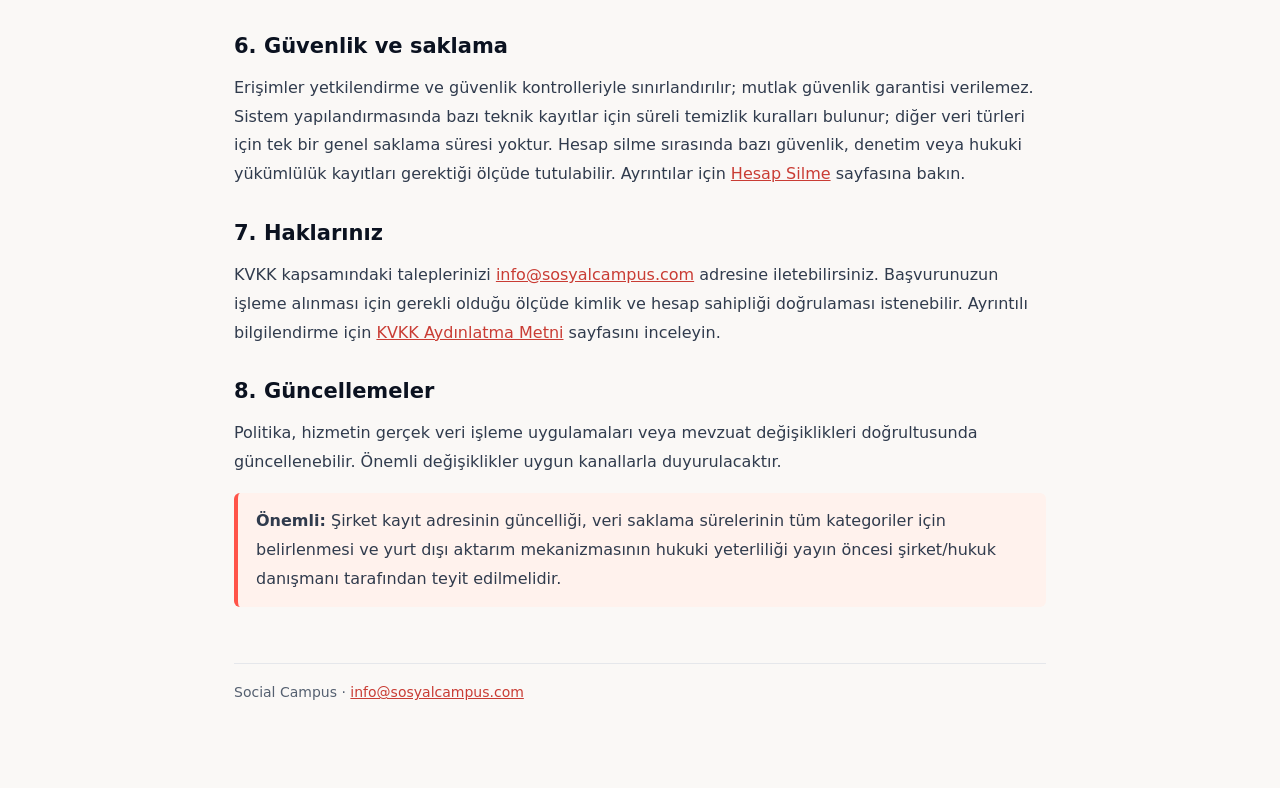
<file: privacy.html>
<!doctype html>
<html lang="tr"><head><meta charset="utf-8"><meta name="viewport" content="width=device-width, initial-scale=1"><meta name="description" content="Social Campus Gizlilik Politikası"><title>Gizlilik Politikası | Social Campus</title><link rel="stylesheet" href="style.css"></head>
<body><main><header><strong>Social Campus</strong><nav><a href="index.html">Yasal Bilgilendirme</a><a href="terms.html">Kullanım Koşulları</a><a href="kvkk.html">KVKK</a><a href="account-deletion.html">Hesap Silme</a></nav></header>
<h1>Gizlilik Politikası</h1><p><small>Son güncelleme: 25 Ekim 2026</small></p>
<p>Social Campus; 18 yaş ve üzerindeki üniversite kullanıcılarının etkinlikleri keşfetmesine, plan ve spor faaliyetlerine katılmasına, iletişim kurmasına ve ev arkadaşı ilanlarını değerlendirmesine yönelik bir uygulamadır. Bu politika, uygulamadaki veri işleme ve görünürlük uygulamalarını açıklar.</p>
<h2>1. İşleten ve iletişim</h2><p>Hizmetle ilişkili şirket: <strong>NEXTRON BİLİŞİM ÇÖZÜMLERİ VE DANIŞMANLIK LİMİTED ŞİRKETİ</strong>. 26 Haziran 2025 tarihli İstanbul Ticaret Odası faaliyet belgesinde kayıtlı adres: Zühtüpaşa Mah. Şefikbey Sk. No: 3, Kadıköy, İstanbul. Sicil no: 1042574. MERSİS: 0631197776500001. Vergi kimlik no: 6311977765. Resmî şirket kayıtlarının güncelliği teyit edilmelidir. Gizlilik talepleri için <a href="mailto:info@sosyalcampus.com">info@sosyalcampus.com</a> adresine yazabilirsiniz.</p>
<h2>2. İşlenebilen veri kategorileri</h2><ul>
<li>Hesap ve profil: ad, soyad, kullanıcı adı, doğum tarihi, profil fotoğrafı ve hesap durumu.</li>
<li>İletişim ve öğrenci doğrulama: e-posta, telefon, üniversite, öğrenci doğrulama durumu ve doğrulama işlem kayıtları.</li>
<li>Uygulama faaliyetleri: etkinlik, plan ve spor oluşturma/katılım kayıtları, arkadaşlıklar, grup üyelikleri, sohbet mesajları, bildirimler ve şikâyetler.</li>
<li>Ev arkadaşı özellikleri: ilan, şehir/ilçe ve kullanıcının girdiği yaşam tarzı/konut tercihleri.</li>
<li>Güvenlik ve teknik veriler: cihaz/push belirteçleri, oturum ve yetkilendirme kayıtları, hata ve denetim günlükleri.</li>
<li>Etkinleştirilmesi hâlinde bilet/ödeme işlemi bilgileri. Ücretli ödeme altyapısı etkin değilken bu açıklama aktif kart verisi toplandığı anlamına gelmez.</li>
</ul>
<h2>3. Amaçlar</h2><p>Veriler; hesap ve kimlik doğrulama, uygulamanın temel özelliklerini sağlama, etkinlik ve katılım süreçlerini yürütme, mesajlaşma ve bildirimleri iletme, kullanıcı güvenliği ve kötüye kullanımı önleme, şikâyetleri inceleme, destek sağlama, hizmetin hatalarını giderme ve hukuki yükümlülükleri yerine getirme amaçlarıyla işlenebilir.</p>
<h2>4. Görünürlük ve paylaşım</h2><p>Profil, ilan ve etkinlik içeriklerinin görünürlüğü ilgili özelliğin erişim kurallarına bağlıdır. Etkinlik, plan ve spor sohbetleri ilgili katılımcılara açılır. Normal birebir mesajlaşma arkadaşlık kabulünden sonra açılır. Özel ikili rozetler yalnızca ilgili iki kullanıcıya gösterilir. Kullanıcıların içerikleri ekran görüntüsü veya başka yollarla uygulama dışına çıkarabileceği unutulmamalıdır.</p>
<h2>5. Hizmet sağlayıcıları ve yurt dışı barındırma</h2><p>Mevcut teknik yapılandırmada veritabanı ve kimlik doğrulama için Supabase, öğrenci e-posta doğrulama kodlarının gönderimi için Resend, cihaz push bildirimleri için Firebase Cloud Messaging kullanılmaktadır. Supabase birincil veritabanı bölgesi Tokyo, Japonya (ap-northeast-1) olarak yapılandırılmıştır. Doğrulama e-postası için e-posta adresi ve geçici doğrulama kodu Resend'e iletilir; push bildirimlerinde cihaz belirteci ve bildirimin teslimi için gerekli veriler işlenebilir. Sağlayıcıların sözleşmesel rolleri, alt işleyenleri ve KVKK'nın 9. maddesi kapsamındaki aktarım şartları ayrıca değerlendirilmelidir; bu açıklama yurt dışı aktarımın hukuken uygun olduğuna dair bir garanti değildir.</p>
<h2>6. Güvenlik ve saklama</h2><p>Erişimler yetkilendirme ve güvenlik kontrolleriyle sınırlandırılır; mutlak güvenlik garantisi verilemez. Sistem yapılandırmasında bazı teknik kayıtlar için süreli temizlik kuralları bulunur; diğer veri türleri için tek bir genel saklama süresi yoktur. Hesap silme sırasında bazı güvenlik, denetim veya hukuki yükümlülük kayıtları gerektiği ölçüde tutulabilir. Ayrıntılar için <a href="account-deletion.html">Hesap Silme</a> sayfasına bakın.</p>
<h2>7. Haklarınız</h2><p>KVKK kapsamındaki taleplerinizi <a href="mailto:info@sosyalcampus.com">info@sosyalcampus.com</a> adresine iletebilirsiniz. Başvurunuzun işleme alınması için gerekli olduğu ölçüde kimlik ve hesap sahipliği doğrulaması istenebilir. Ayrıntılı bilgilendirme için <a href="kvkk.html">KVKK Aydınlatma Metni</a> sayfasını inceleyin.</p>
<h2>8. Güncellemeler</h2><p>Politika, hizmetin gerçek veri işleme uygulamaları veya mevzuat değişiklikleri doğrultusunda güncellenebilir. Önemli değişiklikler uygun kanallarla duyurulacaktır.</p>
<p class="note"><strong>Önemli:</strong> Şirket kayıt adresinin güncelliği, veri saklama sürelerinin tüm kategoriler için belirlenmesi ve yurt dışı aktarım mekanizmasının hukuki yeterliliği yayın öncesi şirket/hukuk danışmanı tarafından teyit edilmelidir.</p>
<footer>Social Campus · <a href="mailto:info@sosyalcampus.com">info@sosyalcampus.com</a></footer></main></body></html>
</file>
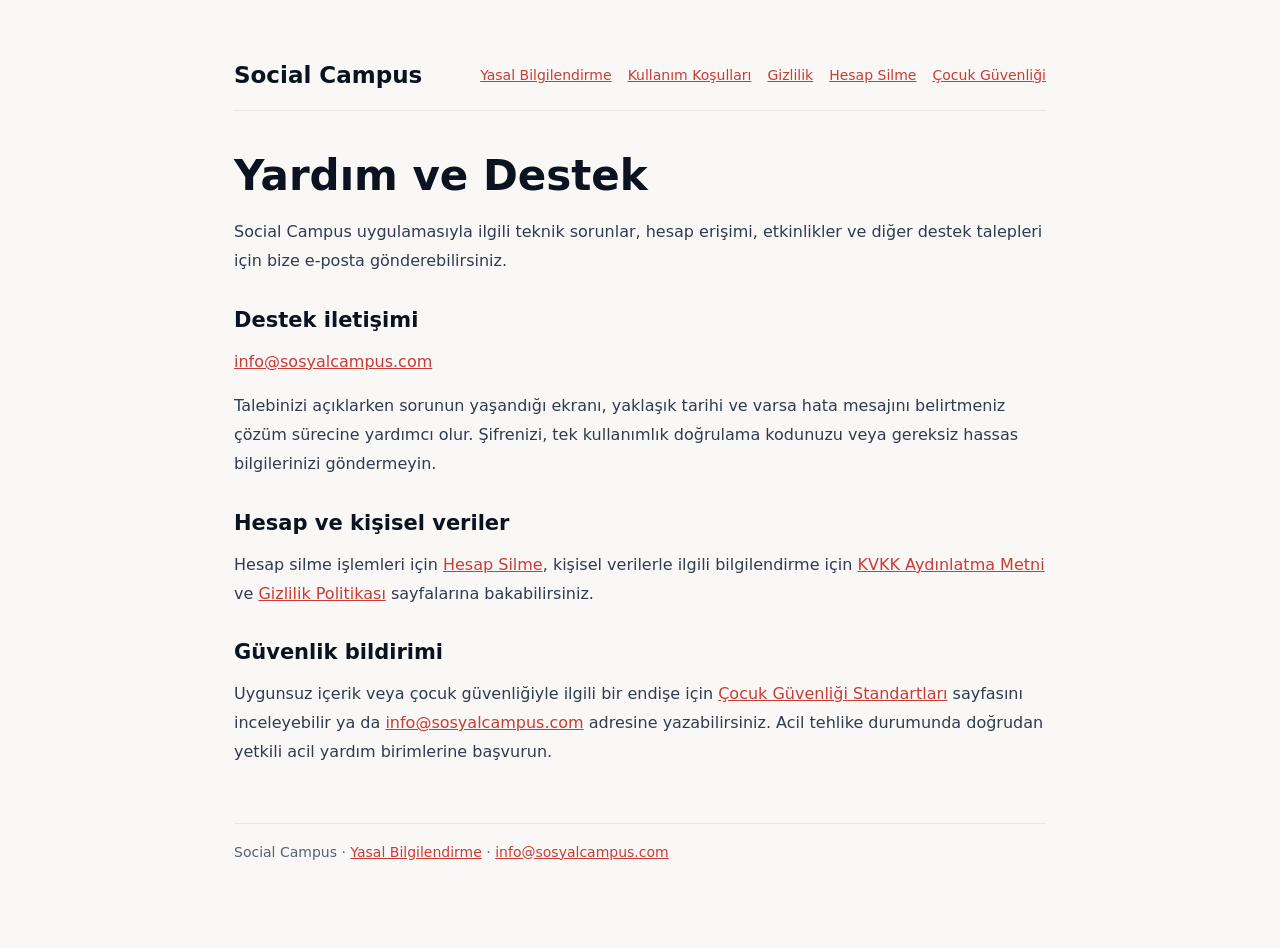
<file: support.html>
<!doctype html>
<html lang="tr"><head><meta charset="utf-8"><meta name="viewport" content="width=device-width, initial-scale=1"><meta name="description" content="Social Campus yardım, destek ve güvenlik bildirimleri"><title>Yardım ve Destek | Social Campus</title><link rel="stylesheet" href="style.css"></head>
<body><main><header><strong>Social Campus</strong><nav><a href="index.html">Yasal Bilgilendirme</a><a href="terms.html">Kullanım Koşulları</a><a href="privacy.html">Gizlilik</a><a href="account-deletion.html">Hesap Silme</a><a href="child-safety.html">Çocuk Güvenliği</a></nav></header>
<h1>Yardım ve Destek</h1><p>Social Campus uygulamasıyla ilgili teknik sorunlar, hesap erişimi, etkinlikler ve diğer destek talepleri için bize e-posta gönderebilirsiniz.</p>
<h2>Destek iletişimi</h2><p><a href="mailto:info@sosyalcampus.com?subject=Social%20Campus%20Destek%20Talebi">info@sosyalcampus.com</a></p>
<p>Talebinizi açıklarken sorunun yaşandığı ekranı, yaklaşık tarihi ve varsa hata mesajını belirtmeniz çözüm sürecine yardımcı olur. Şifrenizi, tek kullanımlık doğrulama kodunuzu veya gereksiz hassas bilgilerinizi göndermeyin.</p>
<h2>Hesap ve kişisel veriler</h2><p>Hesap silme işlemleri için <a href="account-deletion.html">Hesap Silme</a>, kişisel verilerle ilgili bilgilendirme için <a href="kvkk.html">KVKK Aydınlatma Metni</a> ve <a href="privacy.html">Gizlilik Politikası</a> sayfalarına bakabilirsiniz.</p>
<h2>Güvenlik bildirimi</h2><p>Uygunsuz içerik veya çocuk güvenliğiyle ilgili bir endişe için <a href="child-safety.html">Çocuk Güvenliği Standartları</a> sayfasını inceleyebilir ya da <a href="mailto:info@sosyalcampus.com?subject=Social%20Campus%20Guvenlik%20Bildirimi">info@sosyalcampus.com</a> adresine yazabilirsiniz. Acil tehlike durumunda doğrudan yetkili acil yardım birimlerine başvurun.</p>
<footer>Social Campus · <a href="index.html">Yasal Bilgilendirme</a> · <a href="mailto:info@sosyalcampus.com">info@sosyalcampus.com</a></footer></main></body></html>
</file>
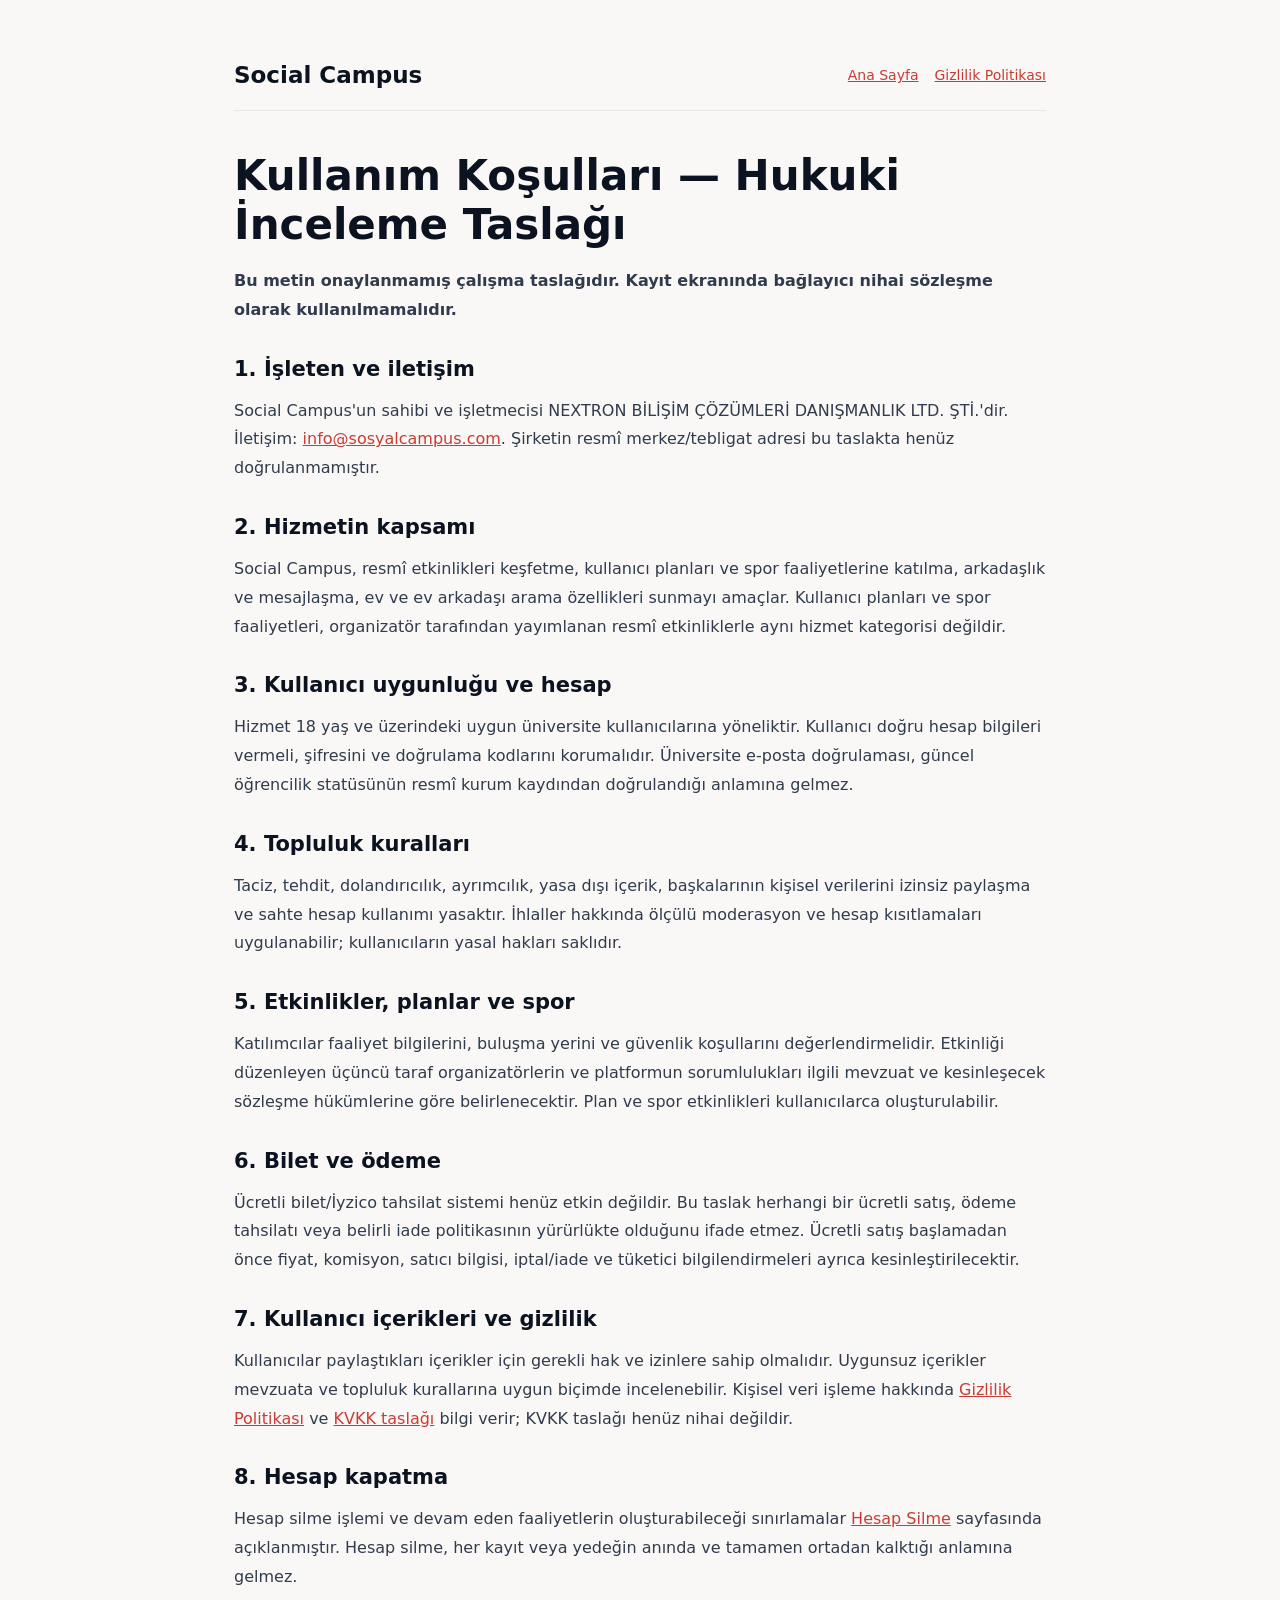
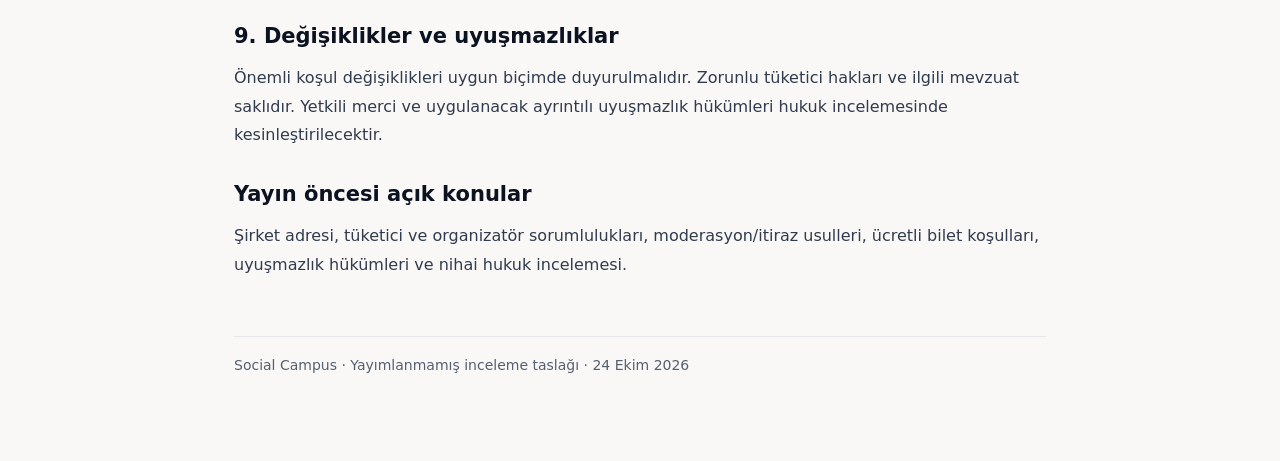
<file: terms-draft.html>
<!doctype html><html lang="tr"><head><meta charset="utf-8"><meta name="viewport" content="width=device-width,initial-scale=1"><title>Social Campus | Kullanım Koşulları İnceleme Taslağı</title><link rel="stylesheet" href="style.css"></head><body><main><header><strong>Social Campus</strong><nav><a href="index.html">Ana Sayfa</a><a href="privacy.html">Gizlilik Politikası</a></nav></header><h1>Kullanım Koşulları — Hukuki İnceleme Taslağı</h1><p><strong>Bu metin onaylanmamış çalışma taslağıdır. Kayıt ekranında bağlayıcı nihai sözleşme olarak kullanılmamalıdır.</strong></p><h2>1. İşleten ve iletişim</h2><p>Social Campus'un sahibi ve işletmecisi NEXTRON BİLİŞİM ÇÖZÜMLERİ DANIŞMANLIK LTD. ŞTİ.'dir. İletişim: <a href="mailto:info@sosyalcampus.com">info@sosyalcampus.com</a>. Şirketin resmî merkez/tebligat adresi bu taslakta henüz doğrulanmamıştır.</p><h2>2. Hizmetin kapsamı</h2><p>Social Campus, resmî etkinlikleri keşfetme, kullanıcı planları ve spor faaliyetlerine katılma, arkadaşlık ve mesajlaşma, ev ve ev arkadaşı arama özellikleri sunmayı amaçlar. Kullanıcı planları ve spor faaliyetleri, organizatör tarafından yayımlanan resmî etkinliklerle aynı hizmet kategorisi değildir.</p><h2>3. Kullanıcı uygunluğu ve hesap</h2><p>Hizmet 18 yaş ve üzerindeki uygun üniversite kullanıcılarına yöneliktir. Kullanıcı doğru hesap bilgileri vermeli, şifresini ve doğrulama kodlarını korumalıdır. Üniversite e-posta doğrulaması, güncel öğrencilik statüsünün resmî kurum kaydından doğrulandığı anlamına gelmez.</p><h2>4. Topluluk kuralları</h2><p>Taciz, tehdit, dolandırıcılık, ayrımcılık, yasa dışı içerik, başkalarının kişisel verilerini izinsiz paylaşma ve sahte hesap kullanımı yasaktır. İhlaller hakkında ölçülü moderasyon ve hesap kısıtlamaları uygulanabilir; kullanıcıların yasal hakları saklıdır.</p><h2>5. Etkinlikler, planlar ve spor</h2><p>Katılımcılar faaliyet bilgilerini, buluşma yerini ve güvenlik koşullarını değerlendirmelidir. Etkinliği düzenleyen üçüncü taraf organizatörlerin ve platformun sorumlulukları ilgili mevzuat ve kesinleşecek sözleşme hükümlerine göre belirlenecektir. Plan ve spor etkinlikleri kullanıcılarca oluşturulabilir.</p><h2>6. Bilet ve ödeme</h2><p>Ücretli bilet/İyzico tahsilat sistemi henüz etkin değildir. Bu taslak herhangi bir ücretli satış, ödeme tahsilatı veya belirli iade politikasının yürürlükte olduğunu ifade etmez. Ücretli satış başlamadan önce fiyat, komisyon, satıcı bilgisi, iptal/iade ve tüketici bilgilendirmeleri ayrıca kesinleştirilecektir.</p><h2>7. Kullanıcı içerikleri ve gizlilik</h2><p>Kullanıcılar paylaştıkları içerikler için gerekli hak ve izinlere sahip olmalıdır. Uygunsuz içerikler mevzuata ve topluluk kurallarına uygun biçimde incelenebilir. Kişisel veri işleme hakkında <a href="privacy.html">Gizlilik Politikası</a> ve <a href="kvkk-draft.html">KVKK taslağı</a> bilgi verir; KVKK taslağı henüz nihai değildir.</p><h2>8. Hesap kapatma</h2><p>Hesap silme işlemi ve devam eden faaliyetlerin oluşturabileceği sınırlamalar <a href="account-deletion.html">Hesap Silme</a> sayfasında açıklanmıştır. Hesap silme, her kayıt veya yedeğin anında ve tamamen ortadan kalktığı anlamına gelmez.</p><h2>9. Değişiklikler ve uyuşmazlıklar</h2><p>Önemli koşul değişiklikleri uygun biçimde duyurulmalıdır. Zorunlu tüketici hakları ve ilgili mevzuat saklıdır. Yetkili merci ve uygulanacak ayrıntılı uyuşmazlık hükümleri hukuk incelemesinde kesinleştirilecektir.</p><h2>Yayın öncesi açık konular</h2><p>Şirket adresi, tüketici ve organizatör sorumlulukları, moderasyon/itiraz usulleri, ücretli bilet koşulları, uyuşmazlık hükümleri ve nihai hukuk incelemesi.</p><footer>Social Campus · Yayımlanmamış inceleme taslağı · 24 Ekim 2026</footer></main></body></html>
</file>
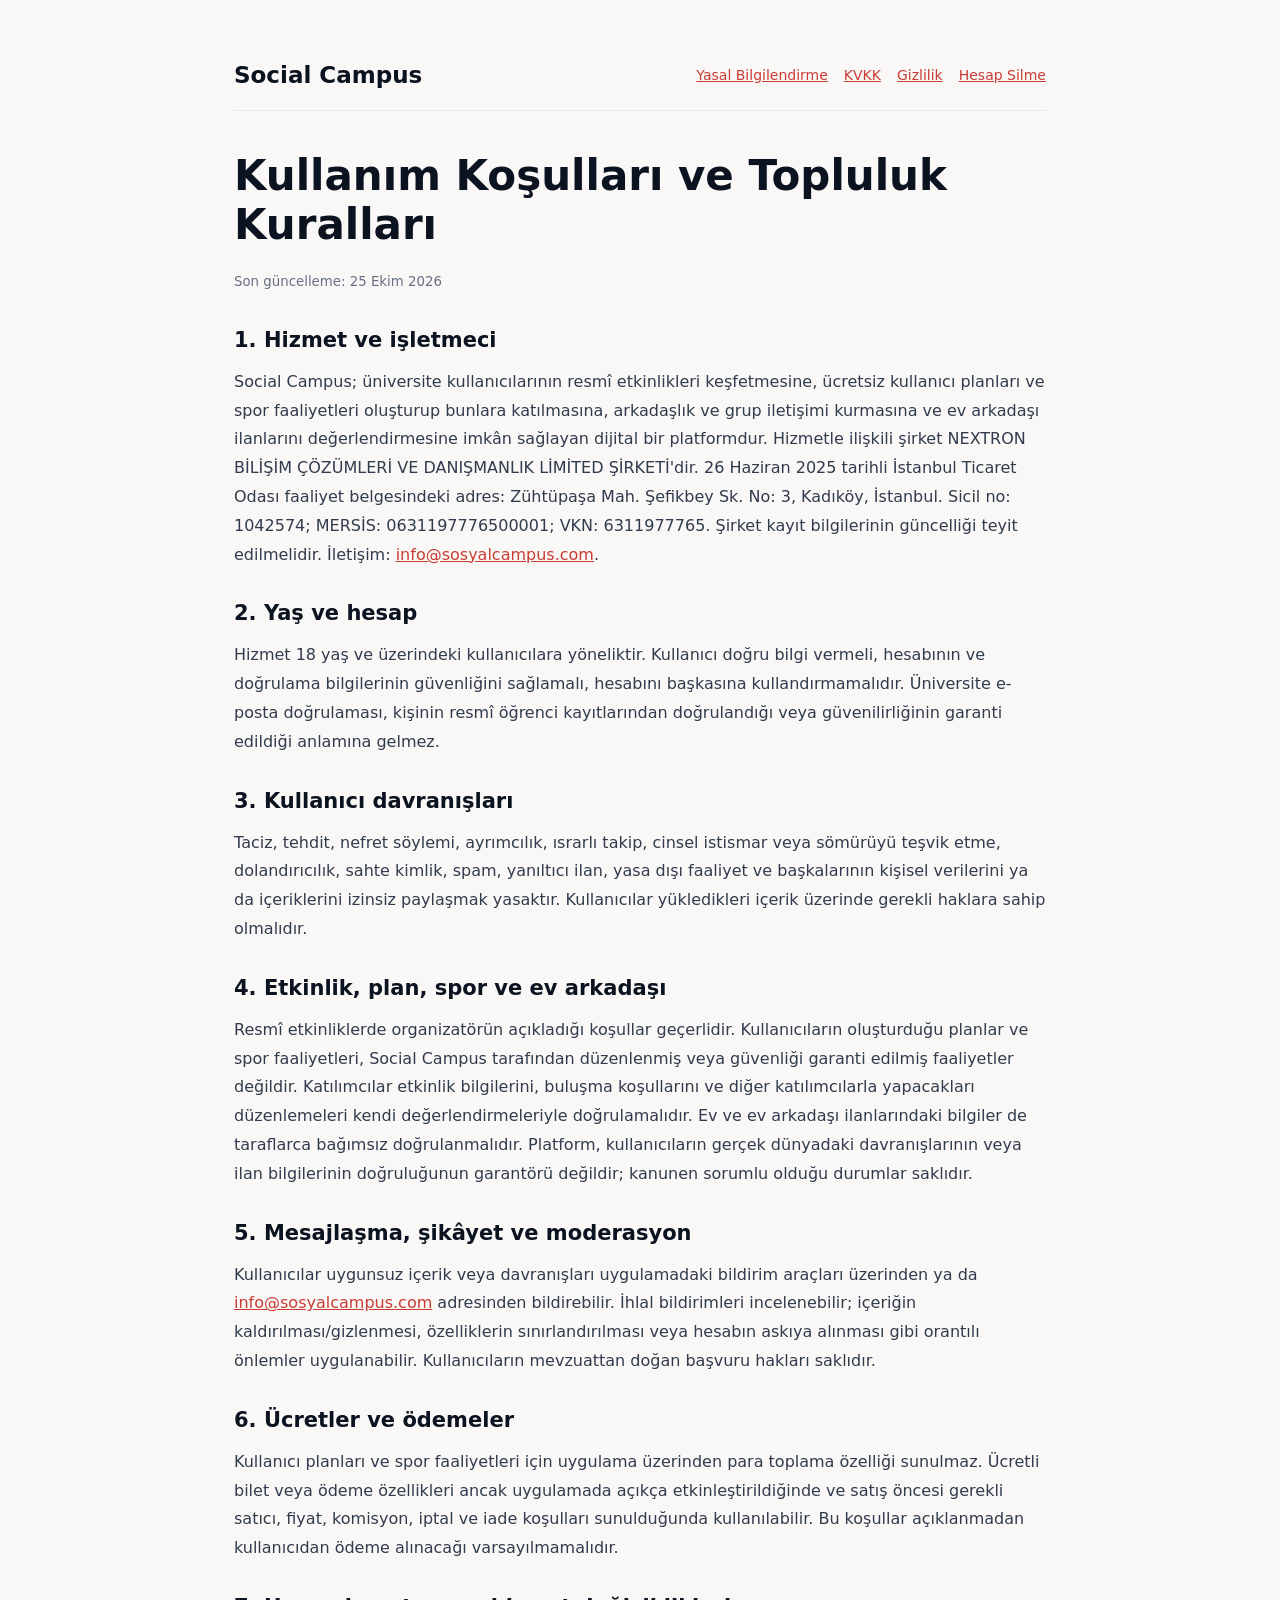
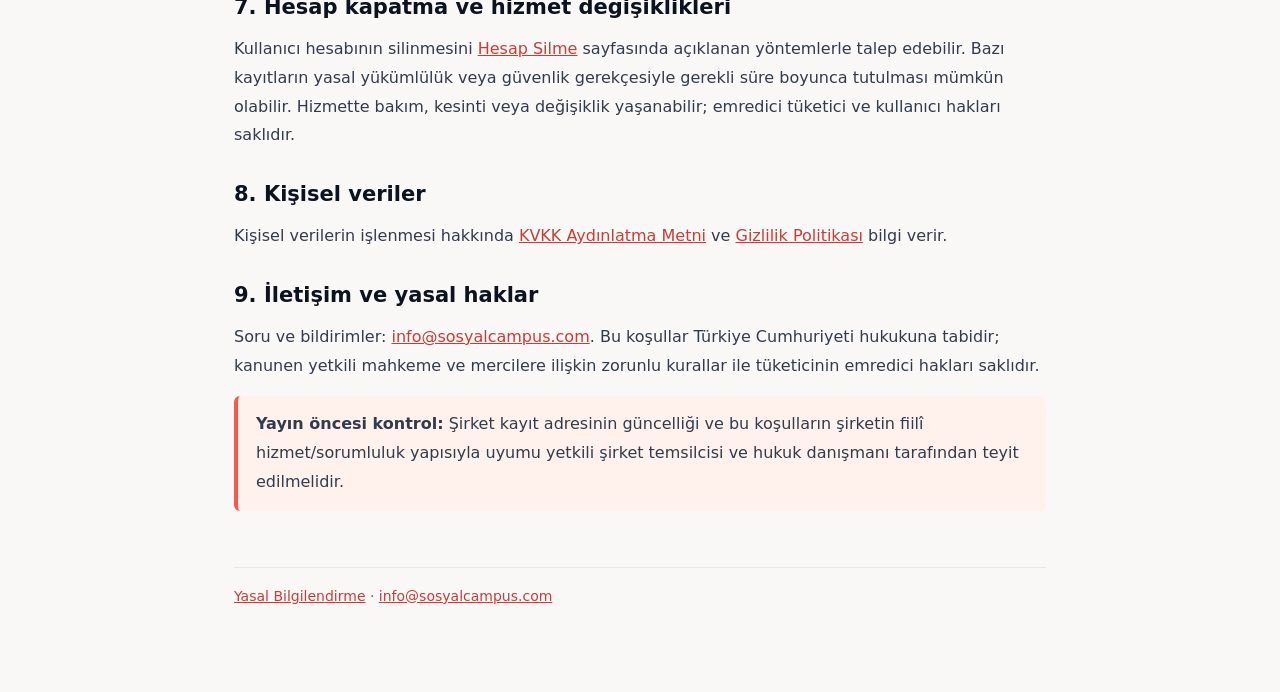
<file: terms.html>
<!doctype html>
<html lang="tr"><head><meta charset="utf-8"><meta name="viewport" content="width=device-width, initial-scale=1"><meta name="description" content="Social Campus kullanım koşulları ve topluluk kuralları"><title>Kullanım Koşulları | Social Campus</title><link rel="stylesheet" href="style.css"></head>
<body><main><header><strong>Social Campus</strong><nav><a href="index.html">Yasal Bilgilendirme</a><a href="kvkk.html">KVKK</a><a href="privacy.html">Gizlilik</a><a href="account-deletion.html">Hesap Silme</a></nav></header>
<h1>Kullanım Koşulları ve Topluluk Kuralları</h1><p><small>Son güncelleme: 25 Ekim 2026</small></p>
<h2>1. Hizmet ve işletmeci</h2><p>Social Campus; üniversite kullanıcılarının resmî etkinlikleri keşfetmesine, ücretsiz kullanıcı planları ve spor faaliyetleri oluşturup bunlara katılmasına, arkadaşlık ve grup iletişimi kurmasına ve ev arkadaşı ilanlarını değerlendirmesine imkân sağlayan dijital bir platformdur. Hizmetle ilişkili şirket NEXTRON BİLİŞİM ÇÖZÜMLERİ VE DANIŞMANLIK LİMİTED ŞİRKETİ'dir. 26 Haziran 2025 tarihli İstanbul Ticaret Odası faaliyet belgesindeki adres: Zühtüpaşa Mah. Şefikbey Sk. No: 3, Kadıköy, İstanbul. Sicil no: 1042574; MERSİS: 0631197776500001; VKN: 6311977765. Şirket kayıt bilgilerinin güncelliği teyit edilmelidir. İletişim: <a href="mailto:info@sosyalcampus.com">info@sosyalcampus.com</a>.</p>
<h2>2. Yaş ve hesap</h2><p>Hizmet 18 yaş ve üzerindeki kullanıcılara yöneliktir. Kullanıcı doğru bilgi vermeli, hesabının ve doğrulama bilgilerinin güvenliğini sağlamalı, hesabını başkasına kullandırmamalıdır. Üniversite e-posta doğrulaması, kişinin resmî öğrenci kayıtlarından doğrulandığı veya güvenilirliğinin garanti edildiği anlamına gelmez.</p>
<h2>3. Kullanıcı davranışları</h2><p>Taciz, tehdit, nefret söylemi, ayrımcılık, ısrarlı takip, cinsel istismar veya sömürüyü teşvik etme, dolandırıcılık, sahte kimlik, spam, yanıltıcı ilan, yasa dışı faaliyet ve başkalarının kişisel verilerini ya da içeriklerini izinsiz paylaşmak yasaktır. Kullanıcılar yükledikleri içerik üzerinde gerekli haklara sahip olmalıdır.</p>
<h2>4. Etkinlik, plan, spor ve ev arkadaşı</h2><p>Resmî etkinliklerde organizatörün açıkladığı koşullar geçerlidir. Kullanıcıların oluşturduğu planlar ve spor faaliyetleri, Social Campus tarafından düzenlenmiş veya güvenliği garanti edilmiş faaliyetler değildir. Katılımcılar etkinlik bilgilerini, buluşma koşullarını ve diğer katılımcılarla yapacakları düzenlemeleri kendi değerlendirmeleriyle doğrulamalıdır. Ev ve ev arkadaşı ilanlarındaki bilgiler de taraflarca bağımsız doğrulanmalıdır. Platform, kullanıcıların gerçek dünyadaki davranışlarının veya ilan bilgilerinin doğruluğunun garantörü değildir; kanunen sorumlu olduğu durumlar saklıdır.</p>
<h2>5. Mesajlaşma, şikâyet ve moderasyon</h2><p>Kullanıcılar uygunsuz içerik veya davranışları uygulamadaki bildirim araçları üzerinden ya da <a href="mailto:info@sosyalcampus.com">info@sosyalcampus.com</a> adresinden bildirebilir. İhlal bildirimleri incelenebilir; içeriğin kaldırılması/gizlenmesi, özelliklerin sınırlandırılması veya hesabın askıya alınması gibi orantılı önlemler uygulanabilir. Kullanıcıların mevzuattan doğan başvuru hakları saklıdır.</p>
<h2>6. Ücretler ve ödemeler</h2><p>Kullanıcı planları ve spor faaliyetleri için uygulama üzerinden para toplama özelliği sunulmaz. Ücretli bilet veya ödeme özellikleri ancak uygulamada açıkça etkinleştirildiğinde ve satış öncesi gerekli satıcı, fiyat, komisyon, iptal ve iade koşulları sunulduğunda kullanılabilir. Bu koşullar açıklanmadan kullanıcıdan ödeme alınacağı varsayılmamalıdır.</p>
<h2>7. Hesap kapatma ve hizmet değişiklikleri</h2><p>Kullanıcı hesabının silinmesini <a href="account-deletion.html">Hesap Silme</a> sayfasında açıklanan yöntemlerle talep edebilir. Bazı kayıtların yasal yükümlülük veya güvenlik gerekçesiyle gerekli süre boyunca tutulması mümkün olabilir. Hizmette bakım, kesinti veya değişiklik yaşanabilir; emredici tüketici ve kullanıcı hakları saklıdır.</p>
<h2>8. Kişisel veriler</h2><p>Kişisel verilerin işlenmesi hakkında <a href="kvkk.html">KVKK Aydınlatma Metni</a> ve <a href="privacy.html">Gizlilik Politikası</a> bilgi verir.</p>
<h2>9. İletişim ve yasal haklar</h2><p>Soru ve bildirimler: <a href="mailto:info@sosyalcampus.com">info@sosyalcampus.com</a>. Bu koşullar Türkiye Cumhuriyeti hukukuna tabidir; kanunen yetkili mahkeme ve mercilere ilişkin zorunlu kurallar ile tüketicinin emredici hakları saklıdır.</p>
<p class="note"><strong>Yayın öncesi kontrol:</strong> Şirket kayıt adresinin güncelliği ve bu koşulların şirketin fiilî hizmet/sorumluluk yapısıyla uyumu yetkili şirket temsilcisi ve hukuk danışmanı tarafından teyit edilmelidir.</p>
<footer><a href="index.html">Yasal Bilgilendirme</a> · <a href="mailto:info@sosyalcampus.com">info@sosyalcampus.com</a></footer></main></body></html>
</file>
<file: style.css>
:root{font-family:Inter,system-ui,-apple-system,'Segoe UI',sans-serif;color:#0b1220;background:#faf8f6}*{box-sizing:border-box}body{margin:0}main{max-width:860px;margin:40px auto;padding:0 24px 48px}header{display:flex;align-items:center;justify-content:space-between;gap:18px;padding:22px 0;border-bottom:1px solid #e5e7eb}header strong{font-size:23px}nav{display:flex;flex-wrap:wrap;gap:16px}a{color:#c93c34}nav a{font-size:14px}h1{font-size:clamp(28px,5vw,42px);margin:40px 0 18px}h2{font-size:21px;margin:32px 0 10px}p,li{line-height:1.8;color:#303b4d}ul{padding-left:24px}.links{display:grid;gap:14px;margin:28px 0}.links a{padding:20px;background:#fff;border:1px solid #e5e7eb;border-radius:14px;text-decoration:none;font-weight:700}footer{margin-top:56px;border-top:1px solid #e5e7eb;padding-top:20px;color:#556070;font-size:14px}.note{border-left:4px solid #ff5449;background:#fff2ed;padding:14px 18px;border-radius:6px}small{color:#667085}@media(max-width:540px){main{margin:8px auto}header{align-items:flex-start;flex-direction:column}}
</file>
